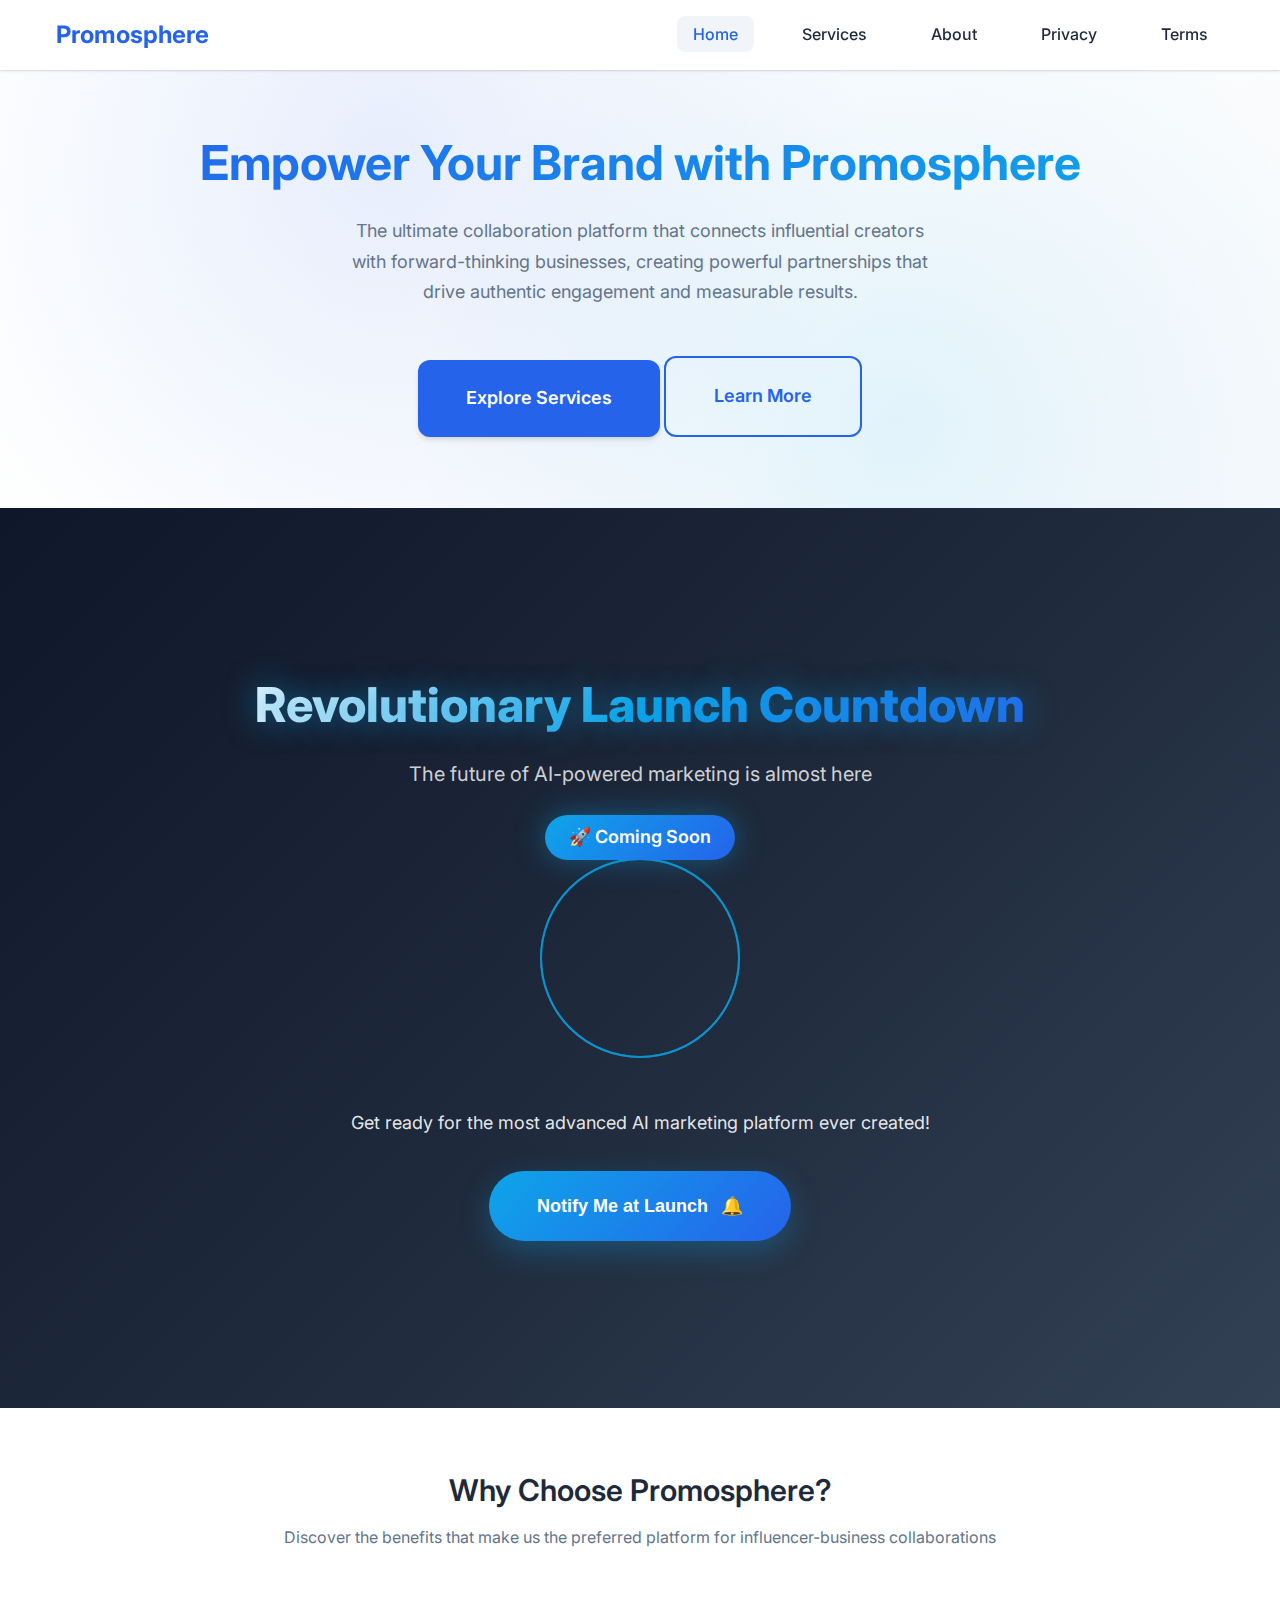
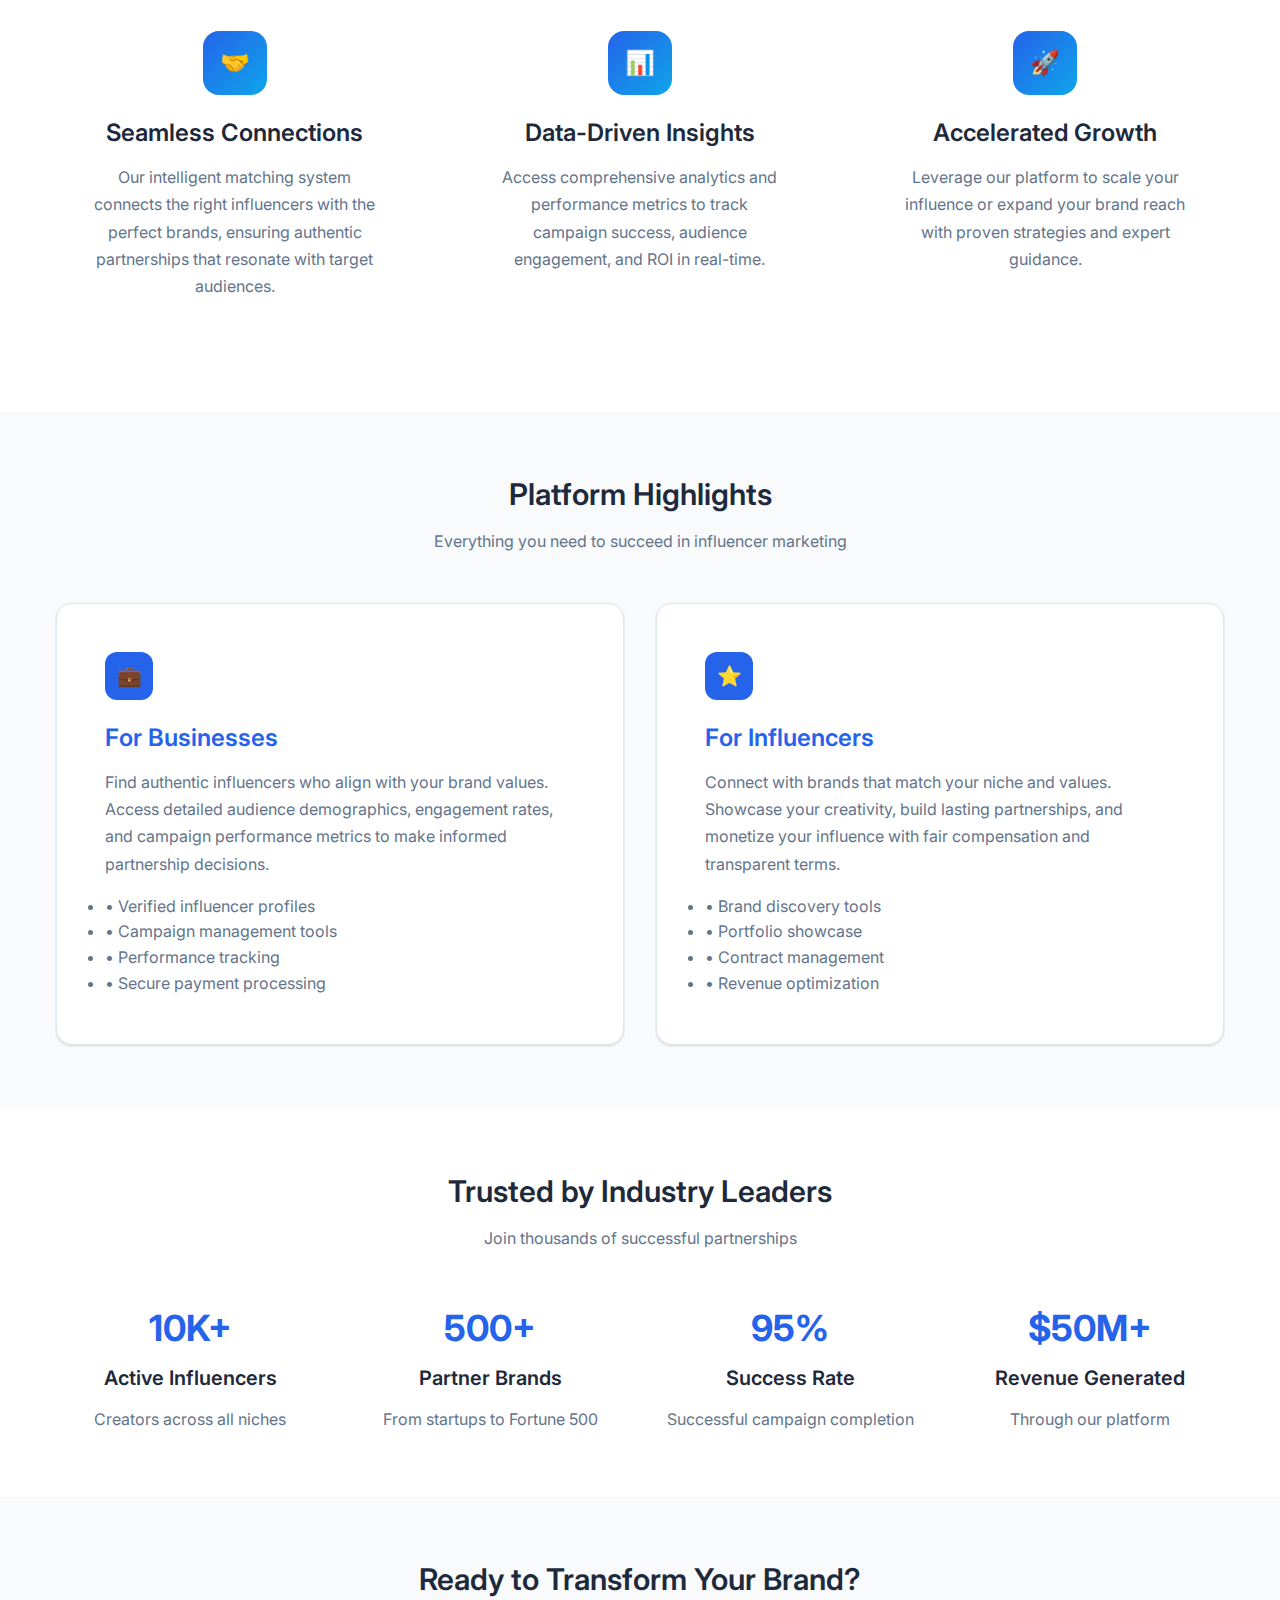
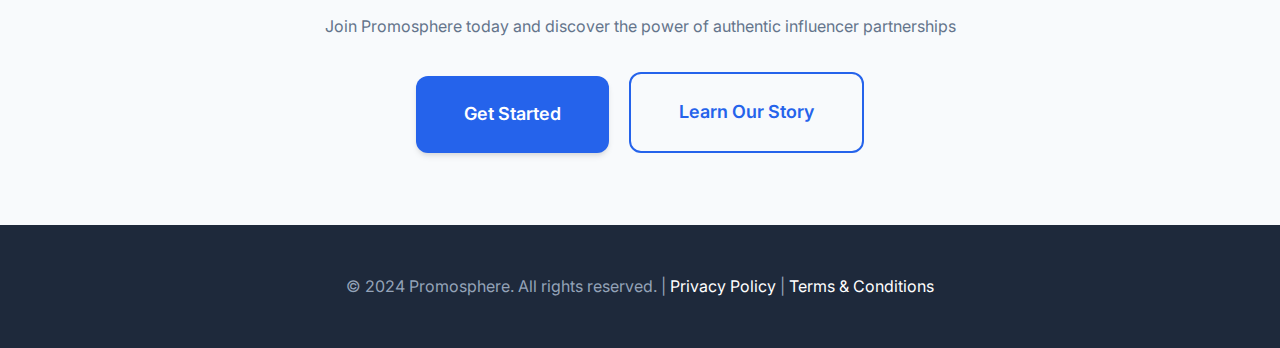
<file: index.html>
<!DOCTYPE html>
<html lang="en">
<head>
    <meta charset="UTF-8">
    <meta name="viewport" content="width=device-width, initial-scale=1.0">
    <meta name="description" content="Promosphere - The ultimate collaboration platform connecting influencers and business owners for powerful brand partnerships.">
    <meta name="keywords" content="influencer marketing, brand collaboration, business partnerships, social media marketing">
    <title>Promosphere - Empower Your Brand</title>
    <link rel="stylesheet" href="css/styles.css">
    <link rel="preconnect" href="https://fonts.googleapis.com">
    <link rel="preconnect" href="https://fonts.gstatic.com" crossorigin>
</head>
<body>
    <!-- Header -->
    <header class="header">
        <div class="container">
            <div class="header-content">
                <a href="index.html" class="logo">Promosphere</a>
                <nav>
                    <ul class="nav">
                        <li><a href="index.html" class="nav-link active">Home</a></li>
                        <li><a href="services.html" class="nav-link">Services</a></li>
                        <li><a href="about.html" class="nav-link">About</a></li>
                        <li><a href="privacy.html" class="nav-link">Privacy</a></li>
                        <li><a href="terms.html" class="nav-link">Terms</a></li>
                    </ul>
                </nav>
                <div class="menu-toggle">
                    <span></span>
                    <span></span>
                    <span></span>
                </div>
            </div>
        </div>
    </header>

    <!-- Main Content -->
    <main>
        <!-- Hero Section -->
        <section class="hero">
            <div class="container">
                <div class="hero-content">
                    <h1>Empower Your Brand with Promosphere</h1>
                    <p>The ultimate collaboration platform that connects influential creators with forward-thinking businesses, creating powerful partnerships that drive authentic engagement and measurable results.</p>
                    <div class="hero-actions">
                        <a href="services.html" class="btn btn-primary btn-large">Explore Services</a>
                        <a href="about.html" class="btn btn-secondary btn-large">Learn More</a>
                    </div>
                </div>
            </div>
        </section>

        <!-- Revolutionary Countdown Section -->
        <section class="countdown-section" id="countdown">
            <!-- Background Effects -->
            <div class="countdown-background">
                <div class="floating-particles"></div>
                <div class="energy-waves"></div>
            </div>

            <!-- SVG Definitions -->
            <svg width="0" height="0" style="position: absolute;">
                <defs>
                    <linearGradient id="gradient" x1="0%" y1="0%" x2="100%" y2="0%">
                        <stop offset="0%" style="stop-color:#0ea5e9;stop-opacity:1" />
                        <stop offset="100%" style="stop-color:#2563eb;stop-opacity:1" />
                    </linearGradient>
                </defs>
            </svg>

            <div class="container">
                <div class="countdown-content">
                    <!-- Countdown Header -->
                    <div class="countdown-header">
                        <h2 class="countdown-title">
                            <span class="title-word">Revolutionary</span>
                            <span class="title-word">Launch</span>
                            <span class="title-word">Countdown</span>
                        </h2>
                        <p class="countdown-subtitle">The future of AI-powered marketing is almost here</p>
                        <div class="launch-badge">
                            <span class="badge-text">🚀 Coming Soon</span>
                        </div>
                    </div>

                    <!-- Countdown Timer -->
                    <div class="countdown-timer">
                        <div class="timer-unit" data-unit="months">
                            <div class="timer-circle">
                                <svg class="timer-ring" viewBox="0 0 120 120">
                                    <circle class="ring-background" cx="60" cy="60" r="54"></circle>
                                    <circle class="ring-progress" cx="60" cy="60" r="54" 
                                            stroke-dasharray="339.292" stroke-dashoffset="339.292"></circle>
                                </svg>
                                <div class="timer-content">
                                    <span class="timer-number">4</span>
                                    <span class="timer-label">Months</span>
                                </div>
                            </div>
                        </div>

                        <div class="timer-unit" data-unit="days">
                            <div class="timer-circle">
                                <svg class="timer-ring" viewBox="0 0 120 120">
                                    <circle class="ring-background" cx="60" cy="60" r="54"></circle>
                                    <circle class="ring-progress" cx="60" cy="60" r="54" 
                                            stroke-dasharray="339.292" stroke-dashoffset="339.292"></circle>
                                </svg>
                                <div class="timer-content">
                                    <span class="timer-number">0</span>
                                    <span class="timer-label">Days</span>
                                </div>
                            </div>
                        </div>

                        <div class="timer-unit" data-unit="hours">
                            <div class="timer-circle">
                                <svg class="timer-ring" viewBox="0 0 120 120">
                                    <circle class="ring-background" cx="60" cy="60" r="54"></circle>
                                    <circle class="ring-progress" cx="60" cy="60" r="54" 
                                            stroke-dasharray="339.292" stroke-dashoffset="339.292"></circle>
                                </svg>
                                <div class="timer-content">
                                    <span class="timer-number">0</span>
                                    <span class="timer-label">Hours</span>
                                </div>
                            </div>
                        </div>

                        <div class="timer-unit" data-unit="minutes">
                            <div class="timer-circle">
                                <svg class="timer-ring" viewBox="0 0 120 120">
                                    <circle class="ring-background" cx="60" cy="60" r="54"></circle>
                                    <circle class="ring-progress" cx="60" cy="60" r="54" 
                                            stroke-dasharray="339.292" stroke-dashoffset="339.292"></circle>
                                </svg>
                                <div class="timer-content">
                                    <span class="timer-number">0</span>
                                    <span class="timer-label">Minutes</span>
                                </div>
                            </div>
                        </div>

                        <div class="timer-unit" data-unit="seconds">
                            <div class="timer-circle">
                                <svg class="timer-ring" viewBox="0 0 120 120">
                                    <circle class="ring-background" cx="60" cy="60" r="54"></circle>
                                    <circle class="ring-progress" cx="60" cy="60" r="54" 
                                            stroke-dasharray="339.292" stroke-dashoffset="339.292"></circle>
                                </svg>
                                <div class="timer-content">
                                    <span class="timer-number">0</span>
                                    <span class="timer-label">Seconds</span>
                                </div>
                            </div>
                        </div>
                    </div>

                    <!-- Countdown Footer -->
                    <div class="countdown-footer">
                        <p class="launch-message">Get ready for the most advanced AI marketing platform ever created!</p>
                        <div class="notify-section">
                            <button class="notify-btn" id="notifyBtn">
                                <span class="btn-text">Notify Me at Launch</span>
                                <span class="btn-icon">🔔</span>
                            </button>
                        </div>
                    </div>
                </div>
            </div>
        </section>

        <!-- Features Section -->
        <section class="features section">
            <div class="container">
                <div class="text-center">
                    <h2>Why Choose Promosphere?</h2>
                    <p>Discover the benefits that make us the preferred platform for influencer-business collaborations</p>
                </div>
                <div class="features-grid">
                    <div class="feature-item fade-in-up">
                        <div class="feature-icon">🤝</div>
                        <h3>Seamless Connections</h3>
                        <p>Our intelligent matching system connects the right influencers with the perfect brands, ensuring authentic partnerships that resonate with target audiences.</p>
                    </div>
                    <div class="feature-item fade-in-up">
                        <div class="feature-icon">📊</div>
                        <h3>Data-Driven Insights</h3>
                        <p>Access comprehensive analytics and performance metrics to track campaign success, audience engagement, and ROI in real-time.</p>
                    </div>
                    <div class="feature-item fade-in-up">
                        <div class="feature-icon">🚀</div>
                        <h3>Accelerated Growth</h3>
                        <p>Leverage our platform to scale your influence or expand your brand reach with proven strategies and expert guidance.</p>
                    </div>
                </div>
            </div>
        </section>

        <!-- Platform Highlights -->
        <section class="section section-alt">
            <div class="container">
                <div class="text-center mb-6">
                    <h2>Platform Highlights</h2>
                    <p>Everything you need to succeed in influencer marketing</p>
                </div>
                <div class="grid grid-2">
                    <div class="card hover-lift">
                        <div class="card-icon">💼</div>
                        <h3>For Businesses</h3>
                        <p>Find authentic influencers who align with your brand values. Access detailed audience demographics, engagement rates, and campaign performance metrics to make informed partnership decisions.</p>
                        <ul style="color: var(--text-secondary); margin-top: var(--spacing-md);">
                            <li>• Verified influencer profiles</li>
                            <li>• Campaign management tools</li>
                            <li>• Performance tracking</li>
                            <li>• Secure payment processing</li>
                        </ul>
                    </div>
                    <div class="card hover-lift">
                        <div class="card-icon">⭐</div>
                        <h3>For Influencers</h3>
                        <p>Connect with brands that match your niche and values. Showcase your creativity, build lasting partnerships, and monetize your influence with fair compensation and transparent terms.</p>
                        <ul style="color: var(--text-secondary); margin-top: var(--spacing-md);">
                            <li>• Brand discovery tools</li>
                            <li>• Portfolio showcase</li>
                            <li>• Contract management</li>
                            <li>• Revenue optimization</li>
                        </ul>
                    </div>
                </div>
            </div>
        </section>

        <!-- Success Metrics -->
        <section class="section">
            <div class="container">
                <div class="text-center mb-6">
                    <h2>Trusted by Industry Leaders</h2>
                    <p>Join thousands of successful partnerships</p>
                </div>
                <div class="grid grid-4">
                    <div class="text-center">
                        <div style="font-size: var(--font-size-4xl); font-weight: 700; color: var(--primary-color); margin-bottom: var(--spacing-sm);">10K+</div>
                        <h4>Active Influencers</h4>
                        <p class="mb-0">Creators across all niches</p>
                    </div>
                    <div class="text-center">
                        <div style="font-size: var(--font-size-4xl); font-weight: 700; color: var(--primary-color); margin-bottom: var(--spacing-sm);">500+</div>
                        <h4>Partner Brands</h4>
                        <p class="mb-0">From startups to Fortune 500</p>
                    </div>
                    <div class="text-center">
                        <div style="font-size: var(--font-size-4xl); font-weight: 700; color: var(--primary-color); margin-bottom: var(--spacing-sm);">95%</div>
                        <h4>Success Rate</h4>
                        <p class="mb-0">Successful campaign completion</p>
                    </div>
                    <div class="text-center">
                        <div style="font-size: var(--font-size-4xl); font-weight: 700; color: var(--primary-color); margin-bottom: var(--spacing-sm);">$50M+</div>
                        <h4>Revenue Generated</h4>
                        <p class="mb-0">Through our platform</p>
                    </div>
                </div>
            </div>
        </section>

        <!-- Call to Action -->
        <section class="section section-alt">
            <div class="container">
                <div class="text-center">
                    <h2>Ready to Transform Your Brand?</h2>
                    <p>Join Promosphere today and discover the power of authentic influencer partnerships</p>
                    <div style="margin-top: var(--spacing-xl);">
                        <a href="services.html" class="btn btn-primary btn-large" style="margin-right: var(--spacing-md);">Get Started</a>
                        <a href="about.html" class="btn btn-secondary btn-large">Learn Our Story</a>
                    </div>
                </div>
            </div>
        </section>
    </main>

    <!-- Footer -->
    <footer class="footer">
        <div class="container">
            <p>&copy; 2024 Promosphere. All rights reserved. | <a href="privacy.html">Privacy Policy</a> | <a href="terms.html">Terms & Conditions</a></p>
        </div>
    </footer>

    <!-- Revolutionary Countdown JavaScript -->
    <script>
        // Countdown Timer Functionality
        document.addEventListener('DOMContentLoaded', function() {
            // Set launch date (4 months from now)
            const launchDate = new Date();
            launchDate.setMonth(launchDate.getMonth() + 4);
            
            // Timer elements
            const timerUnits = {
                months: document.querySelector('[data-unit="months"] .timer-number'),
                days: document.querySelector('[data-unit="days"] .timer-number'),
                hours: document.querySelector('[data-unit="hours"] .timer-number'),
                minutes: document.querySelector('[data-unit="minutes"] .timer-number'),
                seconds: document.querySelector('[data-unit="seconds"] .timer-number')
            };

            const progressRings = {
                months: document.querySelector('[data-unit="months"] .ring-progress'),
                days: document.querySelector('[data-unit="days"] .ring-progress'),
                hours: document.querySelector('[data-unit="hours"] .ring-progress'),
                minutes: document.querySelector('[data-unit="minutes"] .ring-progress'),
                seconds: document.querySelector('[data-unit="seconds"] .ring-progress')
            };

            // Update countdown function
            function updateCountdown() {
                const now = new Date().getTime();
                const distance = launchDate.getTime() - now;

                if (distance < 0) {
                    // Launch day reached
                    Object.values(timerUnits).forEach(unit => unit.textContent = '0');
                    return;
                }

                // Calculate time units
                const months = Math.floor(distance / (1000 * 60 * 60 * 24 * 30));
                const days = Math.floor((distance % (1000 * 60 * 60 * 24 * 30)) / (1000 * 60 * 60 * 24));
                const hours = Math.floor((distance % (1000 * 60 * 60 * 24)) / (1000 * 60 * 60));
                const minutes = Math.floor((distance % (1000 * 60 * 60)) / (1000 * 60));
                const seconds = Math.floor((distance % (1000 * 60)) / 1000);

                // Update timer displays with animation
                updateTimerUnit('months', months, 4);
                updateTimerUnit('days', days, 30);
                updateTimerUnit('hours', hours, 24);
                updateTimerUnit('minutes', minutes, 60);
                updateTimerUnit('seconds', seconds, 60);
            }

            // Update individual timer unit with progress ring
            function updateTimerUnit(unit, value, maxValue) {
                const element = timerUnits[unit];
                const ring = progressRings[unit];
                
                if (element && ring) {
                    // Animate number change
                    if (element.textContent !== value.toString()) {
                        element.style.transform = 'scale(1.2)';
                        element.style.color = '#0ea5e9';
                        
                        setTimeout(() => {
                            element.textContent = value;
                            element.style.transform = 'scale(1)';
                            element.style.color = 'white';
                        }, 150);
                    }

                    // Update progress ring
                    const circumference = 2 * Math.PI * 54; // radius = 54
                    const progress = (maxValue - value) / maxValue;
                    const offset = circumference * progress;
                    
                    ring.style.strokeDasharray = circumference;
                    ring.style.strokeDashoffset = offset;
                }
            }

            // Create floating particles
            function createParticles() {
                const particlesContainer = document.querySelector('.floating-particles');
                
                for (let i = 0; i < 50; i++) {
                    const particle = document.createElement('div');
                    particle.className = 'particle';
                    particle.style.left = Math.random() * 100 + '%';
                    particle.style.animationDuration = (Math.random() * 10 + 5) + 's';
                    particle.style.animationDelay = Math.random() * 5 + 's';
                    particlesContainer.appendChild(particle);
                }
            }

            // Create energy waves
            function createEnergyWaves() {
                const wavesContainer = document.querySelector('.energy-waves');
                
                for (let i = 0; i < 5; i++) {
                    const wave = document.createElement('div');
                    wave.className = 'energy-wave';
                    wave.style.animationDelay = i * 1.2 + 's';
                    wavesContainer.appendChild(wave);
                }
            }

            // Notification button functionality
            function setupNotifyButton() {
                const notifyBtn = document.getElementById('notifyBtn');
                const btnText = notifyBtn.querySelector('.btn-text');
                
                // Check if user already subscribed
                if (localStorage.getItem('notifySubscribed') === 'true') {
                    btnText.textContent = 'You\'ll be notified!';
                    notifyBtn.style.background = 'linear-gradient(135deg, #10b981, #059669)';
                }
                
                notifyBtn.addEventListener('click', function() {
                    if (localStorage.getItem('notifySubscribed') !== 'true') {
                        // Simulate subscription
                        localStorage.setItem('notifySubscribed', 'true');
                        btnText.textContent = 'You\'ll be notified!';
                        notifyBtn.style.background = 'linear-gradient(135deg, #10b981, #059669)';
                        
                        // Add success animation
                        notifyBtn.style.transform = 'scale(1.1)';
                        setTimeout(() => {
                            notifyBtn.style.transform = 'scale(1)';
                        }, 200);
                    }
                });
            }

            // Initialize everything
            createParticles();
            createEnergyWaves();
            setupNotifyButton();
            updateCountdown();
            
            // Update countdown every second
            setInterval(updateCountdown, 1000);

            // Add scroll animation for timer units
            const observer = new IntersectionObserver((entries) => {
                entries.forEach(entry => {
                    if (entry.isIntersecting) {
                        entry.target.classList.add('animate-in');
                    }
                });
            }, { threshold: 0.1 });

            document.querySelectorAll('.timer-unit').forEach(unit => {
                observer.observe(unit);
            });
        });
    </script>
</body>
</html>
</file>
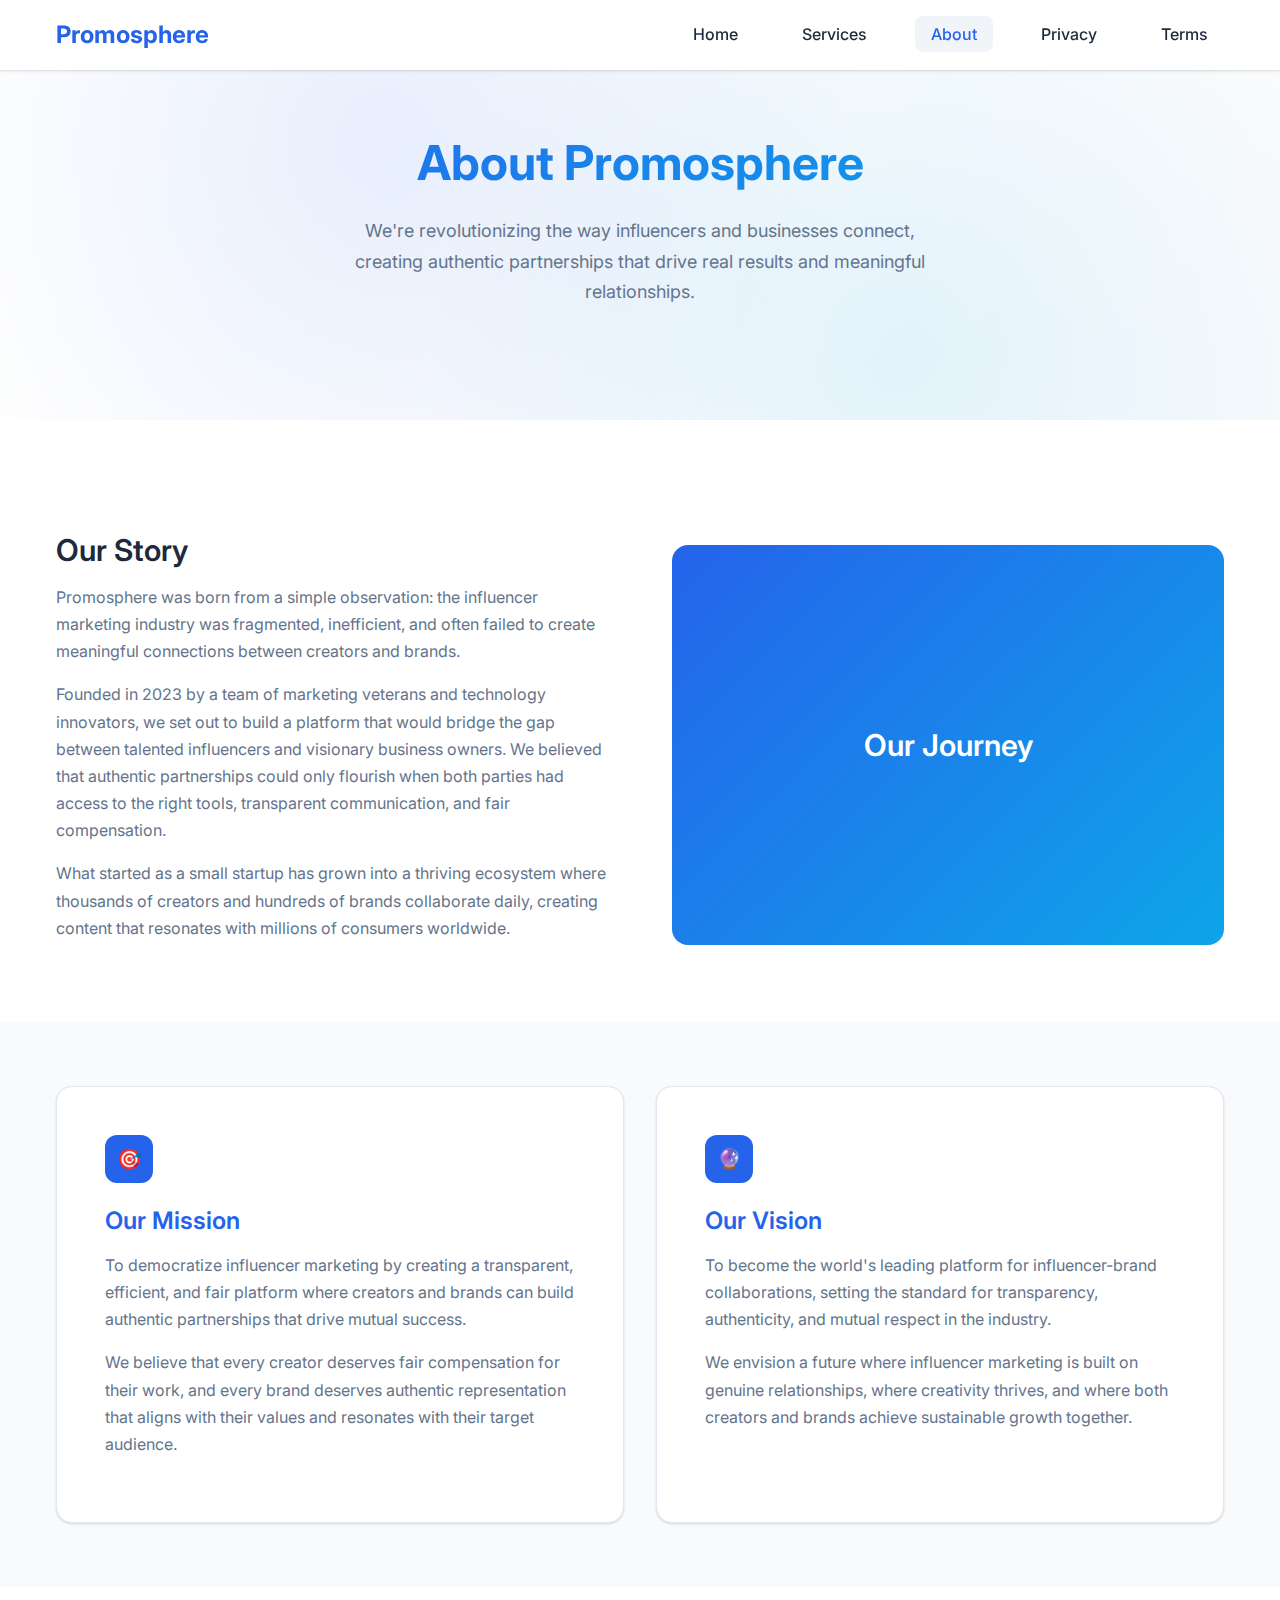
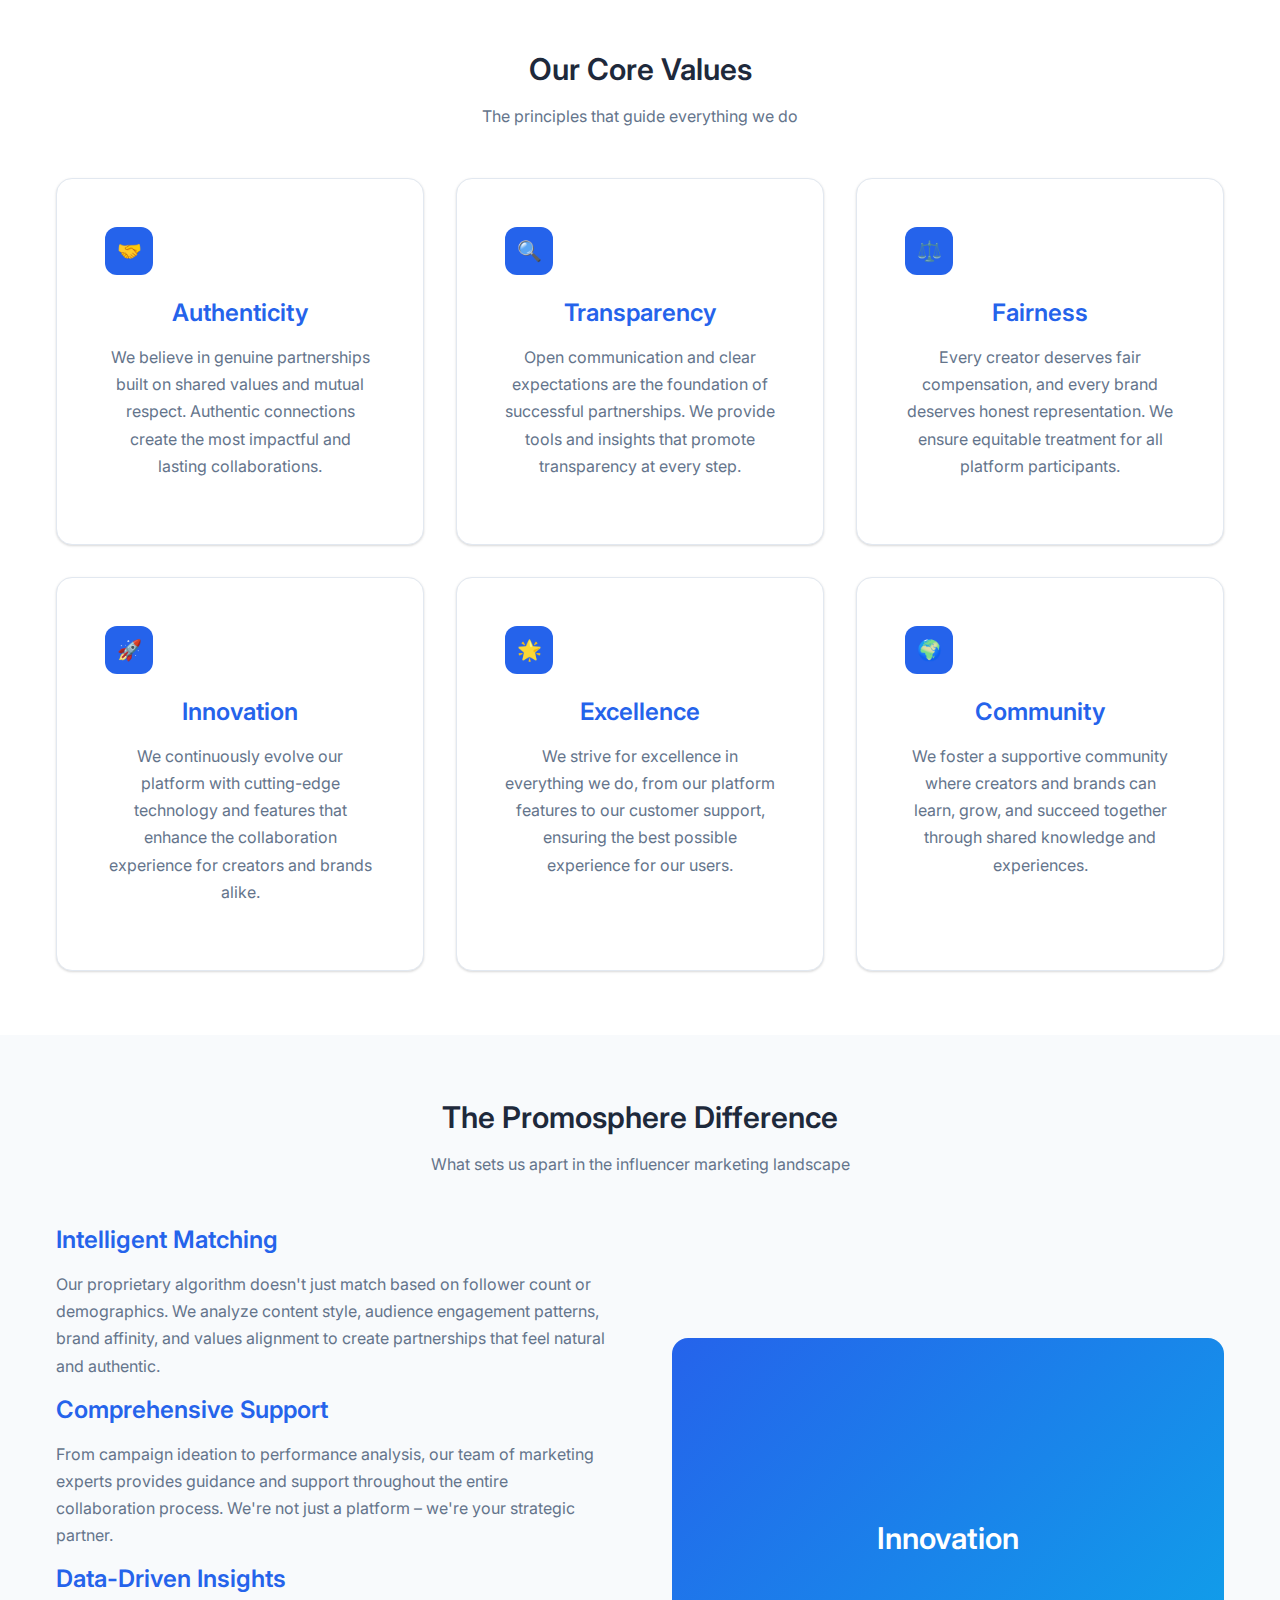
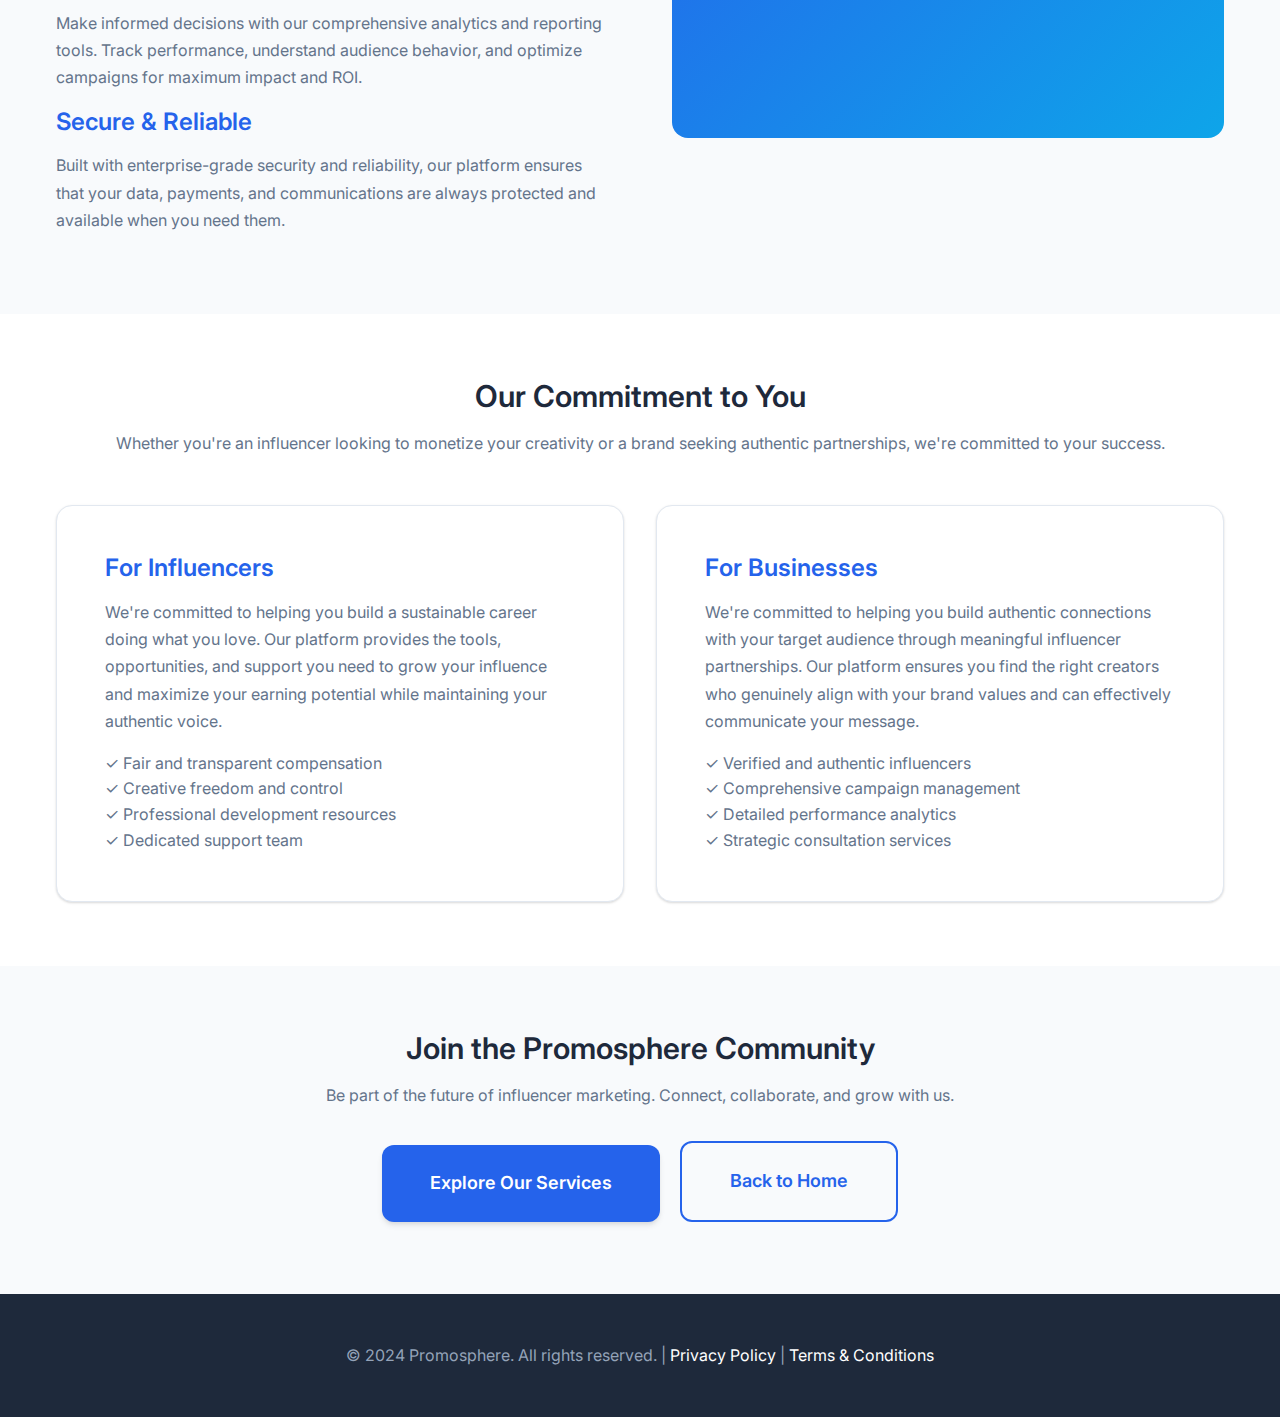
<file: about.html>
<!DOCTYPE html>
<html lang="en">
<head>
    <meta charset="UTF-8">
    <meta name="viewport" content="width=device-width, initial-scale=1.0">
    <meta name="description" content="Learn about Promosphere's mission to revolutionize influencer marketing through authentic partnerships between creators and brands.">
    <meta name="keywords" content="about promosphere, company mission, influencer platform, brand collaboration, our story">
    <title>About Us - Promosphere</title>
    <link rel="stylesheet" href="css/styles.css">
    <link rel="preconnect" href="https://fonts.googleapis.com">
    <link rel="preconnect" href="https://fonts.gstatic.com" crossorigin>
</head>
<body>
    <!-- Header -->
    <header class="header">
        <div class="container">
            <div class="header-content">
                <a href="index.html" class="logo">Promosphere</a>
                <nav>
                    <ul class="nav">
                        <li><a href="index.html" class="nav-link">Home</a></li>
                        <li><a href="services.html" class="nav-link">Services</a></li>
                        <li><a href="about.html" class="nav-link active">About</a></li>
                        <li><a href="privacy.html" class="nav-link">Privacy</a></li>
                        <li><a href="terms.html" class="nav-link">Terms</a></li>
                    </ul>
                </nav>
                <div class="menu-toggle">
                    <span></span>
                    <span></span>
                    <span></span>
                </div>
            </div>
        </div>
    </header>

    <!-- Main Content -->
    <main>
        <!-- Hero Section -->
        <section class="hero">
            <div class="container">
                <div class="hero-content">
                    <h1>About Promosphere</h1>
                    <p>We're revolutionizing the way influencers and businesses connect, creating authentic partnerships that drive real results and meaningful relationships.</p>
                </div>
            </div>
        </section>

        <!-- Our Story -->
        <section class="section">
            <div class="container">
                <div class="about-content">
                    <div class="about-text">
                        <h2>Our Story</h2>
                        <p>Promosphere was born from a simple observation: the influencer marketing industry was fragmented, inefficient, and often failed to create meaningful connections between creators and brands.</p>
                        <p>Founded in 2023 by a team of marketing veterans and technology innovators, we set out to build a platform that would bridge the gap between talented influencers and visionary business owners. We believed that authentic partnerships could only flourish when both parties had access to the right tools, transparent communication, and fair compensation.</p>
                        <p>What started as a small startup has grown into a thriving ecosystem where thousands of creators and hundreds of brands collaborate daily, creating content that resonates with millions of consumers worldwide.</p>
                    </div>
                    <div class="about-image">
                        <span>Our Journey</span>
                    </div>
                </div>
            </div>
        </section>

        <!-- Mission & Vision -->
        <section class="section section-alt">
            <div class="container">
                <div class="grid grid-2">
                    <div class="card">
                        <div class="card-icon">🎯</div>
                        <h3>Our Mission</h3>
                        <p>To democratize influencer marketing by creating a transparent, efficient, and fair platform where creators and brands can build authentic partnerships that drive mutual success.</p>
                        <p>We believe that every creator deserves fair compensation for their work, and every brand deserves authentic representation that aligns with their values and resonates with their target audience.</p>
                    </div>
                    <div class="card">
                        <div class="card-icon">🔮</div>
                        <h3>Our Vision</h3>
                        <p>To become the world's leading platform for influencer-brand collaborations, setting the standard for transparency, authenticity, and mutual respect in the industry.</p>
                        <p>We envision a future where influencer marketing is built on genuine relationships, where creativity thrives, and where both creators and brands achieve sustainable growth together.</p>
                    </div>
                </div>
            </div>
        </section>

        <!-- Core Values -->
        <section class="section">
            <div class="container">
                <div class="text-center mb-6">
                    <h2>Our Core Values</h2>
                    <p>The principles that guide everything we do</p>
                </div>
                <div class="grid grid-3">
                    <div class="card text-center">
                        <div class="card-icon">🤝</div>
                        <h3>Authenticity</h3>
                        <p>We believe in genuine partnerships built on shared values and mutual respect. Authentic connections create the most impactful and lasting collaborations.</p>
                    </div>
                    <div class="card text-center">
                        <div class="card-icon">🔍</div>
                        <h3>Transparency</h3>
                        <p>Open communication and clear expectations are the foundation of successful partnerships. We provide tools and insights that promote transparency at every step.</p>
                    </div>
                    <div class="card text-center">
                        <div class="card-icon">⚖️</div>
                        <h3>Fairness</h3>
                        <p>Every creator deserves fair compensation, and every brand deserves honest representation. We ensure equitable treatment for all platform participants.</p>
                    </div>
                    <div class="card text-center">
                        <div class="card-icon">🚀</div>
                        <h3>Innovation</h3>
                        <p>We continuously evolve our platform with cutting-edge technology and features that enhance the collaboration experience for creators and brands alike.</p>
                    </div>
                    <div class="card text-center">
                        <div class="card-icon">🌟</div>
                        <h3>Excellence</h3>
                        <p>We strive for excellence in everything we do, from our platform features to our customer support, ensuring the best possible experience for our users.</p>
                    </div>
                    <div class="card text-center">
                        <div class="card-icon">🌍</div>
                        <h3>Community</h3>
                        <p>We foster a supportive community where creators and brands can learn, grow, and succeed together through shared knowledge and experiences.</p>
                    </div>
                </div>
            </div>
        </section>

        <!-- The Promosphere Difference -->
        <section class="section section-alt">
            <div class="container">
                <div class="text-center mb-6">
                    <h2>The Promosphere Difference</h2>
                    <p>What sets us apart in the influencer marketing landscape</p>
                </div>
                <div class="about-content">
                    <div class="about-text">
                        <h3>Intelligent Matching</h3>
                        <p>Our proprietary algorithm doesn't just match based on follower count or demographics. We analyze content style, audience engagement patterns, brand affinity, and values alignment to create partnerships that feel natural and authentic.</p>
                        
                        <h3>Comprehensive Support</h3>
                        <p>From campaign ideation to performance analysis, our team of marketing experts provides guidance and support throughout the entire collaboration process. We're not just a platform – we're your strategic partner.</p>
                        
                        <h3>Data-Driven Insights</h3>
                        <p>Make informed decisions with our comprehensive analytics and reporting tools. Track performance, understand audience behavior, and optimize campaigns for maximum impact and ROI.</p>
                        
                        <h3>Secure & Reliable</h3>
                        <p>Built with enterprise-grade security and reliability, our platform ensures that your data, payments, and communications are always protected and available when you need them.</p>
                    </div>
                    <div class="about-image">
                        <span>Innovation</span>
                    </div>
                </div>
            </div>
        </section>

        <!-- Our Commitment -->
        <section class="section">
            <div class="container">
                <div class="text-center">
                    <h2>Our Commitment to You</h2>
                    <p>Whether you're an influencer looking to monetize your creativity or a brand seeking authentic partnerships, we're committed to your success.</p>
                </div>
                <div class="grid grid-2" style="margin-top: var(--spacing-2xl);">
                    <div class="card">
                        <h3 style="color: var(--primary-color);">For Influencers</h3>
                        <p>We're committed to helping you build a sustainable career doing what you love. Our platform provides the tools, opportunities, and support you need to grow your influence and maximize your earning potential while maintaining your authentic voice.</p>
                        <ul style="color: var(--text-secondary); margin-top: var(--spacing-md); list-style: none; padding: 0;">
                            <li>✓ Fair and transparent compensation</li>
                            <li>✓ Creative freedom and control</li>
                            <li>✓ Professional development resources</li>
                            <li>✓ Dedicated support team</li>
                        </ul>
                    </div>
                    <div class="card">
                        <h3 style="color: var(--primary-color);">For Businesses</h3>
                        <p>We're committed to helping you build authentic connections with your target audience through meaningful influencer partnerships. Our platform ensures you find the right creators who genuinely align with your brand values and can effectively communicate your message.</p>
                        <ul style="color: var(--text-secondary); margin-top: var(--spacing-md); list-style: none; padding: 0;">
                            <li>✓ Verified and authentic influencers</li>
                            <li>✓ Comprehensive campaign management</li>
                            <li>✓ Detailed performance analytics</li>
                            <li>✓ Strategic consultation services</li>
                        </ul>
                    </div>
                </div>
            </div>
        </section>

        <!-- Call to Action -->
        <section class="section section-alt">
            <div class="container">
                <div class="text-center">
                    <h2>Join the Promosphere Community</h2>
                    <p>Be part of the future of influencer marketing. Connect, collaborate, and grow with us.</p>
                    <div style="margin-top: var(--spacing-xl);">
                        <a href="services.html" class="btn btn-primary btn-large" style="margin-right: var(--spacing-md);">Explore Our Services</a>
                        <a href="index.html" class="btn btn-secondary btn-large">Back to Home</a>
                    </div>
                </div>
            </div>
        </section>
    </main>

    <!-- Footer -->
    <footer class="footer">
        <div class="container">
            <p>&copy; 2024 Promosphere. All rights reserved. | <a href="privacy.html">Privacy Policy</a> | <a href="terms.html">Terms & Conditions</a></p>
        </div>
    </footer>
</body>
</html>
</file>
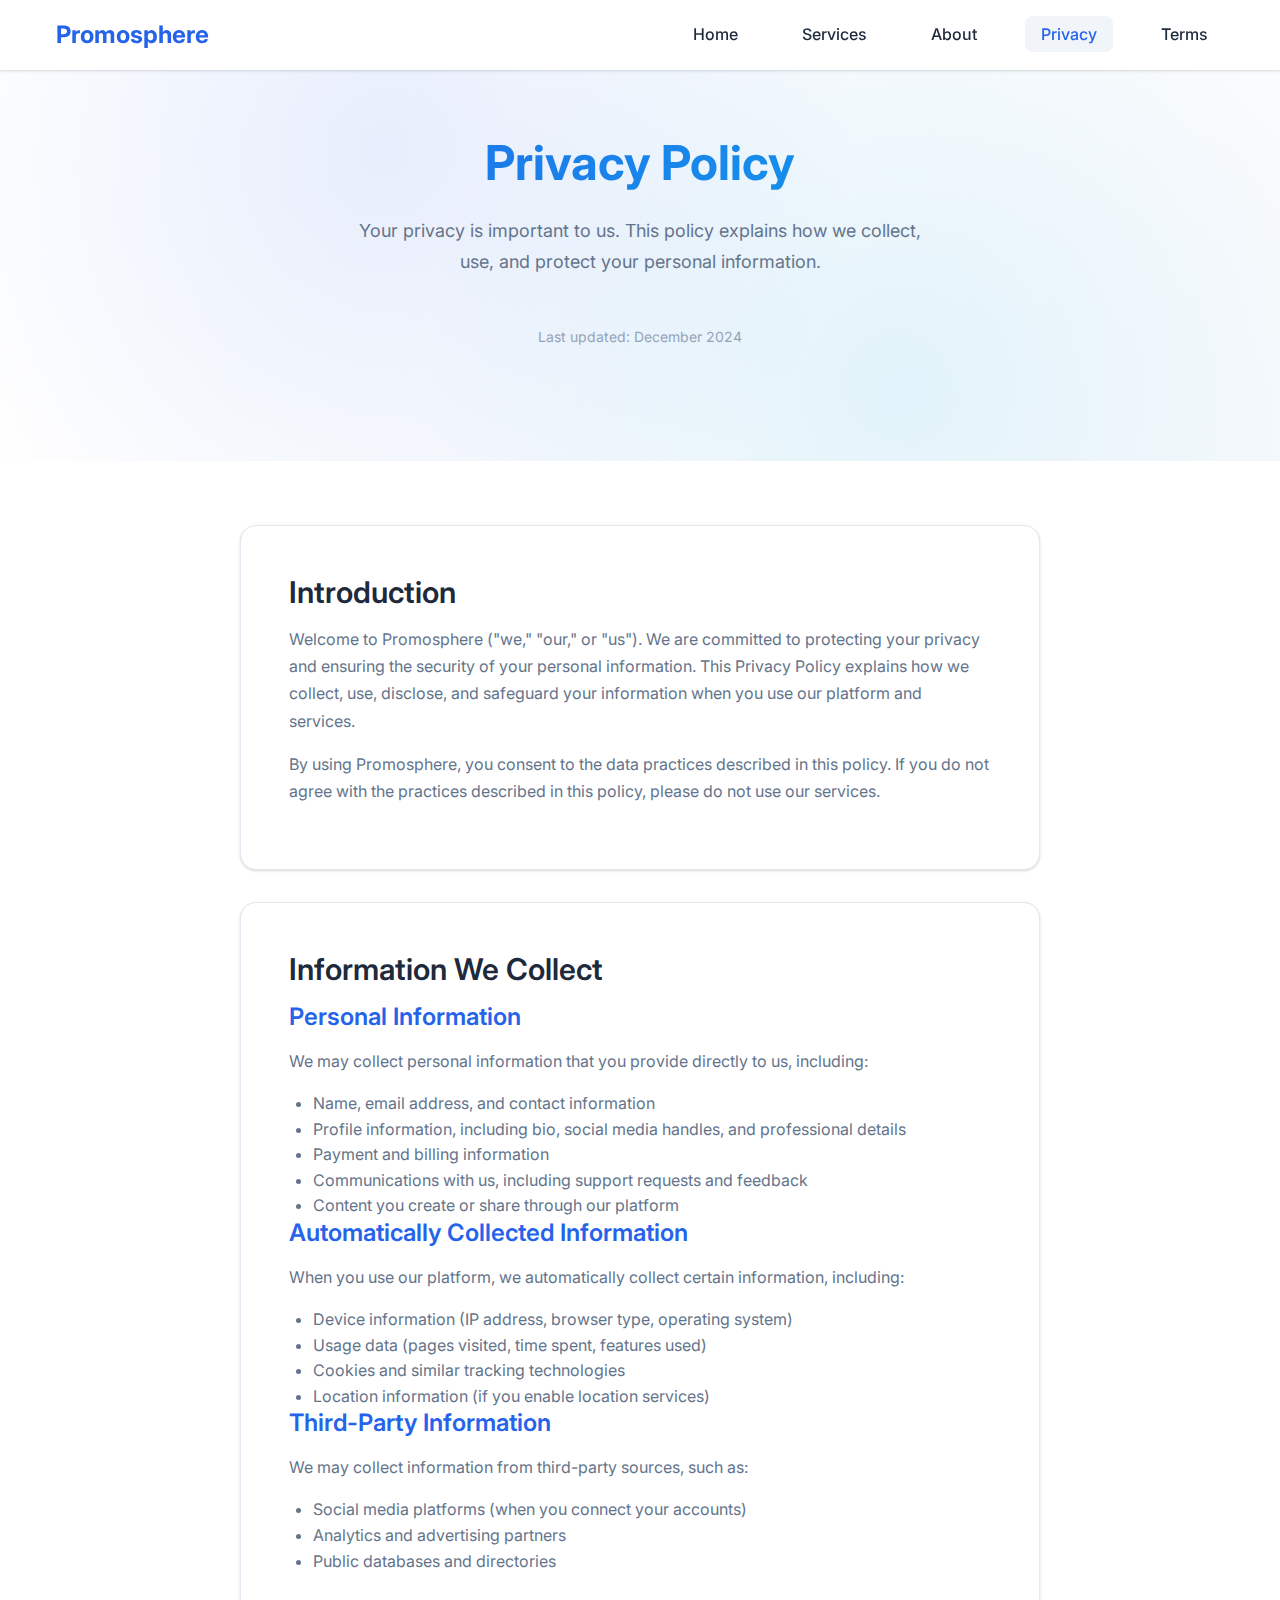
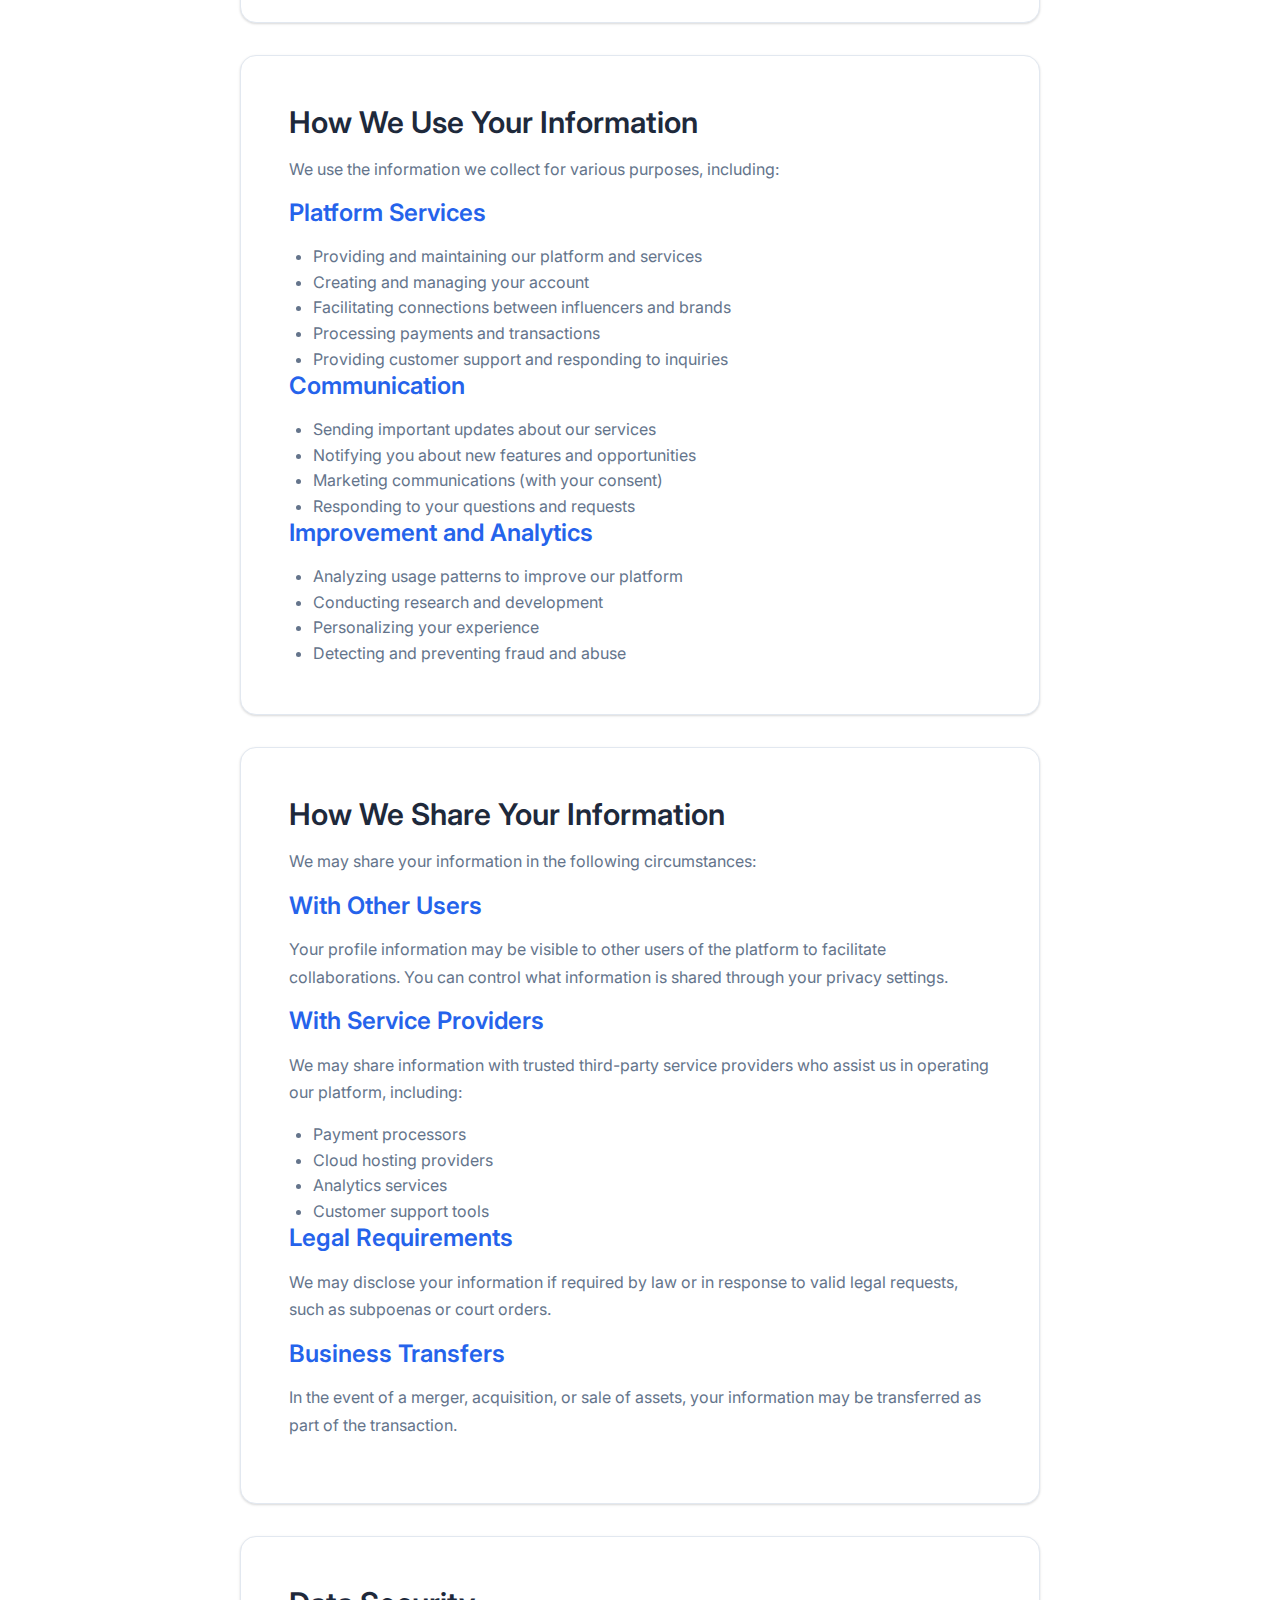
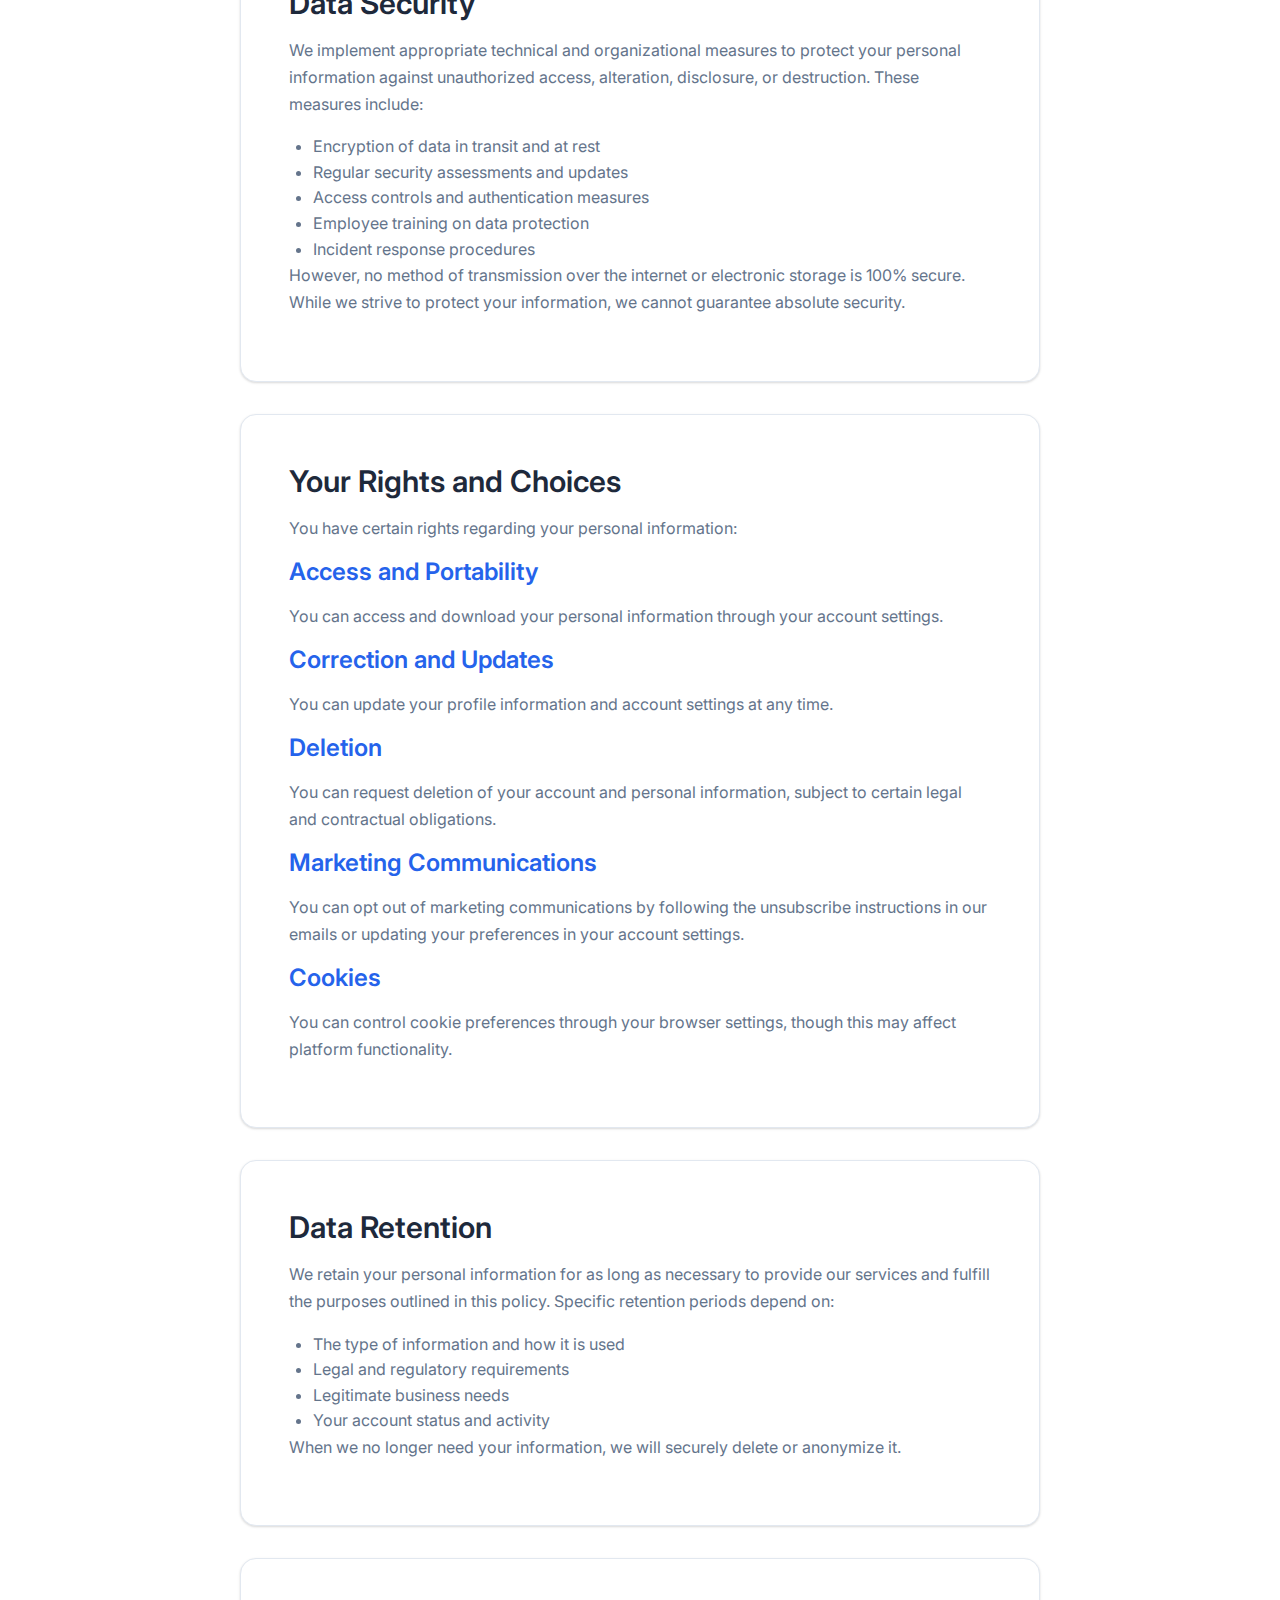
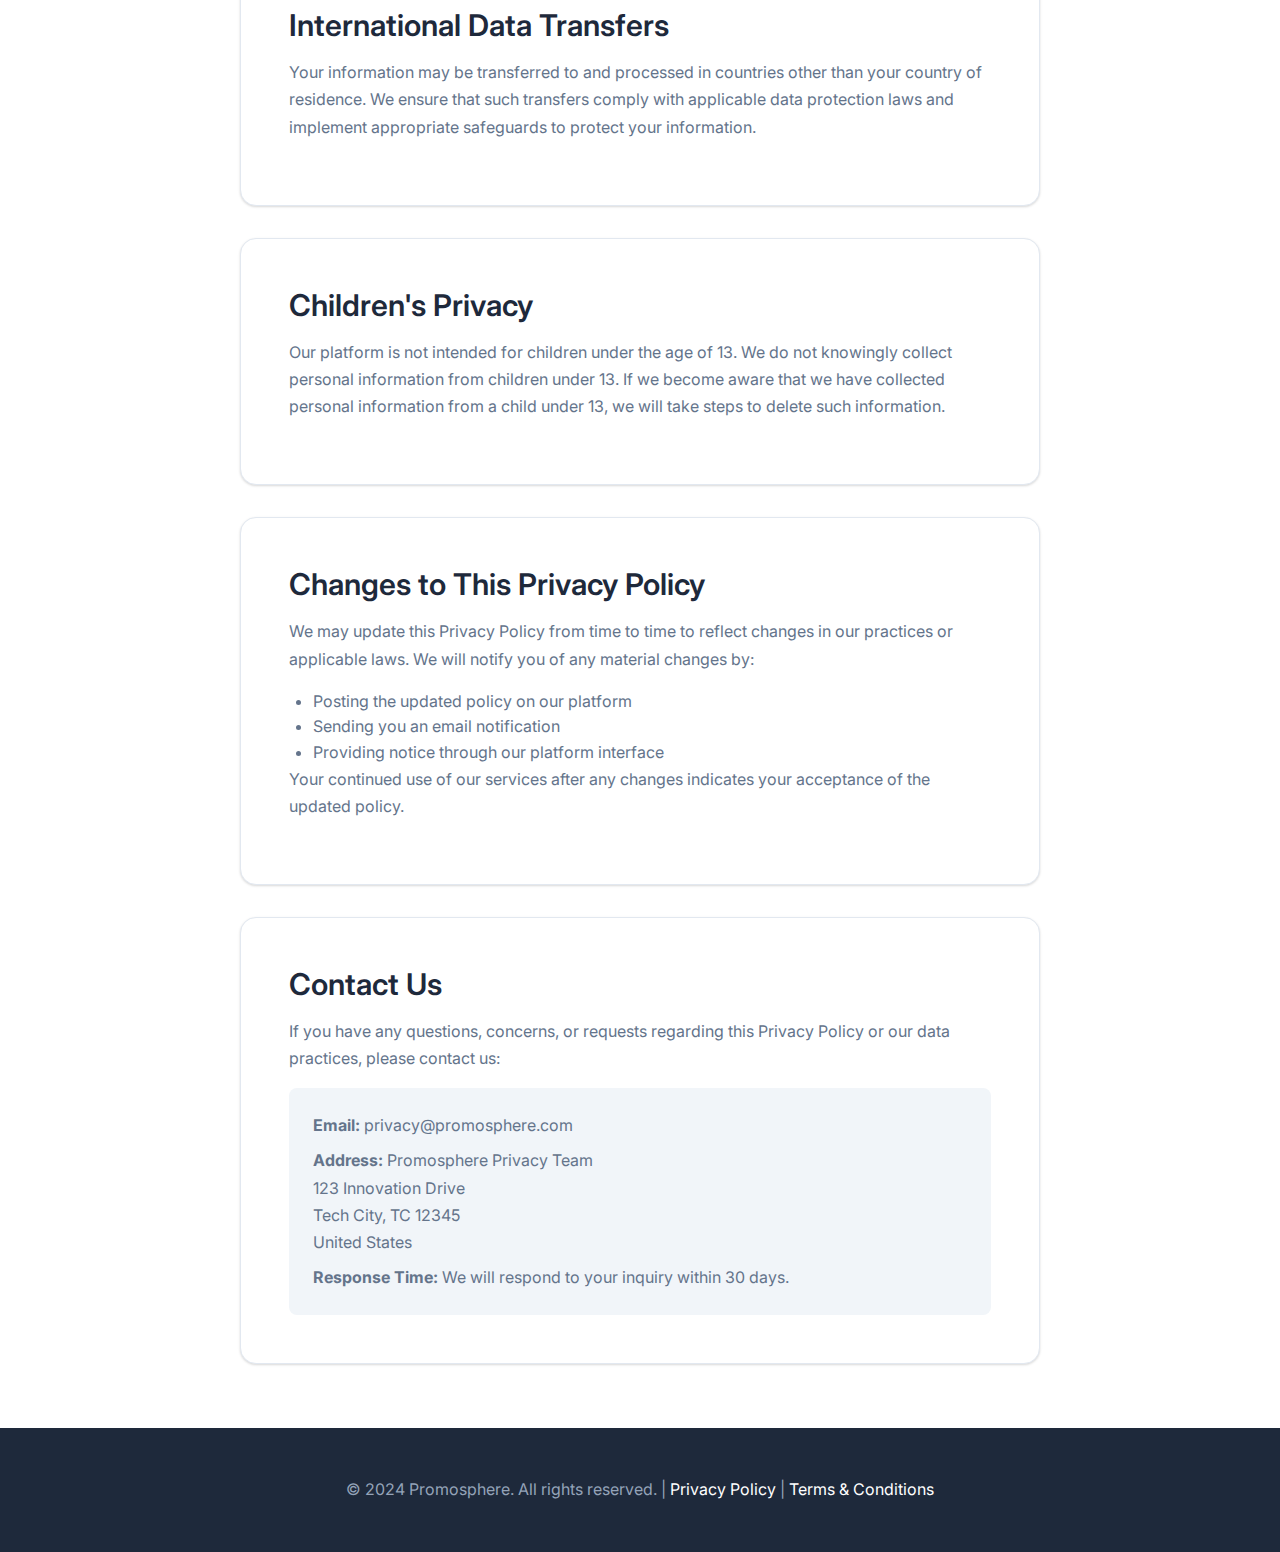
<file: privacy.html>
<!DOCTYPE html>
<html lang="en">
<head>
    <meta charset="UTF-8">
    <meta name="viewport" content="width=device-width, initial-scale=1.0">
    <meta name="description" content="Promosphere Privacy Policy - Learn how we collect, use, and protect your personal information on our influencer collaboration platform.">
    <meta name="keywords" content="privacy policy, data protection, personal information, promosphere privacy">
    <title>Privacy Policy - Promosphere</title>
    <link rel="stylesheet" href="css/styles.css">
    <link rel="preconnect" href="https://fonts.googleapis.com">
    <link rel="preconnect" href="https://fonts.gstatic.com" crossorigin>
</head>
<body>
    <!-- Header -->
    <header class="header">
        <div class="container">
            <div class="header-content">
                <a href="index.html" class="logo">Promosphere</a>
                <nav>
                    <ul class="nav">
                        <li><a href="index.html" class="nav-link">Home</a></li>
                        <li><a href="services.html" class="nav-link">Services</a></li>
                        <li><a href="about.html" class="nav-link">About</a></li>
                        <li><a href="privacy.html" class="nav-link active">Privacy</a></li>
                        <li><a href="terms.html" class="nav-link">Terms</a></li>
                    </ul>
                </nav>
                <div class="menu-toggle">
                    <span></span>
                    <span></span>
                    <span></span>
                </div>
            </div>
        </div>
    </header>

    <!-- Main Content -->
    <main>
        <!-- Hero Section -->
        <section class="hero">
            <div class="container">
                <div class="hero-content">
                    <h1>Privacy Policy</h1>
                    <p>Your privacy is important to us. This policy explains how we collect, use, and protect your personal information.</p>
                    <p style="font-size: var(--font-size-sm); color: var(--text-light);">Last updated: December 2024</p>
                </div>
            </div>
        </section>

        <!-- Privacy Policy Content -->
        <section class="section">
            <div class="container">
                <div style="max-width: 800px; margin: 0 auto;">
                    
                    <!-- Introduction -->
                    <div class="card" style="margin-bottom: var(--spacing-xl);">
                        <h2>Introduction</h2>
                        <p>Welcome to Promosphere ("we," "our," or "us"). We are committed to protecting your privacy and ensuring the security of your personal information. This Privacy Policy explains how we collect, use, disclose, and safeguard your information when you use our platform and services.</p>
                        <p>By using Promosphere, you consent to the data practices described in this policy. If you do not agree with the practices described in this policy, please do not use our services.</p>
                    </div>

                    <!-- Information We Collect -->
                    <div class="card" style="margin-bottom: var(--spacing-xl);">
                        <h2>Information We Collect</h2>
                        
                        <h3>Personal Information</h3>
                        <p>We may collect personal information that you provide directly to us, including:</p>
                        <ul style="color: var(--text-secondary); margin-left: var(--spacing-lg);">
                            <li>Name, email address, and contact information</li>
                            <li>Profile information, including bio, social media handles, and professional details</li>
                            <li>Payment and billing information</li>
                            <li>Communications with us, including support requests and feedback</li>
                            <li>Content you create or share through our platform</li>
                        </ul>

                        <h3>Automatically Collected Information</h3>
                        <p>When you use our platform, we automatically collect certain information, including:</p>
                        <ul style="color: var(--text-secondary); margin-left: var(--spacing-lg);">
                            <li>Device information (IP address, browser type, operating system)</li>
                            <li>Usage data (pages visited, time spent, features used)</li>
                            <li>Cookies and similar tracking technologies</li>
                            <li>Location information (if you enable location services)</li>
                        </ul>

                        <h3>Third-Party Information</h3>
                        <p>We may collect information from third-party sources, such as:</p>
                        <ul style="color: var(--text-secondary); margin-left: var(--spacing-lg);">
                            <li>Social media platforms (when you connect your accounts)</li>
                            <li>Analytics and advertising partners</li>
                            <li>Public databases and directories</li>
                        </ul>
                    </div>

                    <!-- How We Use Your Information -->
                    <div class="card" style="margin-bottom: var(--spacing-xl);">
                        <h2>How We Use Your Information</h2>
                        <p>We use the information we collect for various purposes, including:</p>
                        
                        <h3>Platform Services</h3>
                        <ul style="color: var(--text-secondary); margin-left: var(--spacing-lg);">
                            <li>Providing and maintaining our platform and services</li>
                            <li>Creating and managing your account</li>
                            <li>Facilitating connections between influencers and brands</li>
                            <li>Processing payments and transactions</li>
                            <li>Providing customer support and responding to inquiries</li>
                        </ul>

                        <h3>Communication</h3>
                        <ul style="color: var(--text-secondary); margin-left: var(--spacing-lg);">
                            <li>Sending important updates about our services</li>
                            <li>Notifying you about new features and opportunities</li>
                            <li>Marketing communications (with your consent)</li>
                            <li>Responding to your questions and requests</li>
                        </ul>

                        <h3>Improvement and Analytics</h3>
                        <ul style="color: var(--text-secondary); margin-left: var(--spacing-lg);">
                            <li>Analyzing usage patterns to improve our platform</li>
                            <li>Conducting research and development</li>
                            <li>Personalizing your experience</li>
                            <li>Detecting and preventing fraud and abuse</li>
                        </ul>
                    </div>

                    <!-- Information Sharing -->
                    <div class="card" style="margin-bottom: var(--spacing-xl);">
                        <h2>How We Share Your Information</h2>
                        <p>We may share your information in the following circumstances:</p>

                        <h3>With Other Users</h3>
                        <p>Your profile information may be visible to other users of the platform to facilitate collaborations. You can control what information is shared through your privacy settings.</p>

                        <h3>With Service Providers</h3>
                        <p>We may share information with trusted third-party service providers who assist us in operating our platform, including:</p>
                        <ul style="color: var(--text-secondary); margin-left: var(--spacing-lg);">
                            <li>Payment processors</li>
                            <li>Cloud hosting providers</li>
                            <li>Analytics services</li>
                            <li>Customer support tools</li>
                        </ul>

                        <h3>Legal Requirements</h3>
                        <p>We may disclose your information if required by law or in response to valid legal requests, such as subpoenas or court orders.</p>

                        <h3>Business Transfers</h3>
                        <p>In the event of a merger, acquisition, or sale of assets, your information may be transferred as part of the transaction.</p>
                    </div>

                    <!-- Data Security -->
                    <div class="card" style="margin-bottom: var(--spacing-xl);">
                        <h2>Data Security</h2>
                        <p>We implement appropriate technical and organizational measures to protect your personal information against unauthorized access, alteration, disclosure, or destruction. These measures include:</p>
                        <ul style="color: var(--text-secondary); margin-left: var(--spacing-lg);">
                            <li>Encryption of data in transit and at rest</li>
                            <li>Regular security assessments and updates</li>
                            <li>Access controls and authentication measures</li>
                            <li>Employee training on data protection</li>
                            <li>Incident response procedures</li>
                        </ul>
                        <p>However, no method of transmission over the internet or electronic storage is 100% secure. While we strive to protect your information, we cannot guarantee absolute security.</p>
                    </div>

                    <!-- Your Rights and Choices -->
                    <div class="card" style="margin-bottom: var(--spacing-xl);">
                        <h2>Your Rights and Choices</h2>
                        <p>You have certain rights regarding your personal information:</p>

                        <h3>Access and Portability</h3>
                        <p>You can access and download your personal information through your account settings.</p>

                        <h3>Correction and Updates</h3>
                        <p>You can update your profile information and account settings at any time.</p>

                        <h3>Deletion</h3>
                        <p>You can request deletion of your account and personal information, subject to certain legal and contractual obligations.</p>

                        <h3>Marketing Communications</h3>
                        <p>You can opt out of marketing communications by following the unsubscribe instructions in our emails or updating your preferences in your account settings.</p>

                        <h3>Cookies</h3>
                        <p>You can control cookie preferences through your browser settings, though this may affect platform functionality.</p>
                    </div>

                    <!-- Data Retention -->
                    <div class="card" style="margin-bottom: var(--spacing-xl);">
                        <h2>Data Retention</h2>
                        <p>We retain your personal information for as long as necessary to provide our services and fulfill the purposes outlined in this policy. Specific retention periods depend on:</p>
                        <ul style="color: var(--text-secondary); margin-left: var(--spacing-lg);">
                            <li>The type of information and how it is used</li>
                            <li>Legal and regulatory requirements</li>
                            <li>Legitimate business needs</li>
                            <li>Your account status and activity</li>
                        </ul>
                        <p>When we no longer need your information, we will securely delete or anonymize it.</p>
                    </div>

                    <!-- International Transfers -->
                    <div class="card" style="margin-bottom: var(--spacing-xl);">
                        <h2>International Data Transfers</h2>
                        <p>Your information may be transferred to and processed in countries other than your country of residence. We ensure that such transfers comply with applicable data protection laws and implement appropriate safeguards to protect your information.</p>
                    </div>

                    <!-- Children's Privacy -->
                    <div class="card" style="margin-bottom: var(--spacing-xl);">
                        <h2>Children's Privacy</h2>
                        <p>Our platform is not intended for children under the age of 13. We do not knowingly collect personal information from children under 13. If we become aware that we have collected personal information from a child under 13, we will take steps to delete such information.</p>
                    </div>

                    <!-- Changes to This Policy -->
                    <div class="card" style="margin-bottom: var(--spacing-xl);">
                        <h2>Changes to This Privacy Policy</h2>
                        <p>We may update this Privacy Policy from time to time to reflect changes in our practices or applicable laws. We will notify you of any material changes by:</p>
                        <ul style="color: var(--text-secondary); margin-left: var(--spacing-lg);">
                            <li>Posting the updated policy on our platform</li>
                            <li>Sending you an email notification</li>
                            <li>Providing notice through our platform interface</li>
                        </ul>
                        <p>Your continued use of our services after any changes indicates your acceptance of the updated policy.</p>
                    </div>

                    <!-- Contact Information -->
                    <div class="card">
                        <h2>Contact Us</h2>
                        <p>If you have any questions, concerns, or requests regarding this Privacy Policy or our data practices, please contact us:</p>
                        <div style="background-color: var(--background-accent); padding: var(--spacing-lg); border-radius: var(--radius-md); margin-top: var(--spacing-md);">
                            <p style="margin-bottom: var(--spacing-sm);"><strong>Email:</strong> privacy@promosphere.com</p>
                            <p style="margin-bottom: var(--spacing-sm);"><strong>Address:</strong> Promosphere Privacy Team<br>
                            123 Innovation Drive<br>
                            Tech City, TC 12345<br>
                            United States</p>
                            <p style="margin-bottom: 0;"><strong>Response Time:</strong> We will respond to your inquiry within 30 days.</p>
                        </div>
                    </div>

                </div>
            </div>
        </section>
    </main>

    <!-- Footer -->
    <footer class="footer">
        <div class="container">
            <p>&copy; 2024 Promosphere. All rights reserved. | <a href="privacy.html">Privacy Policy</a> | <a href="terms.html">Terms & Conditions</a></p>
        </div>
    </footer>
</body>
</html>
</file>
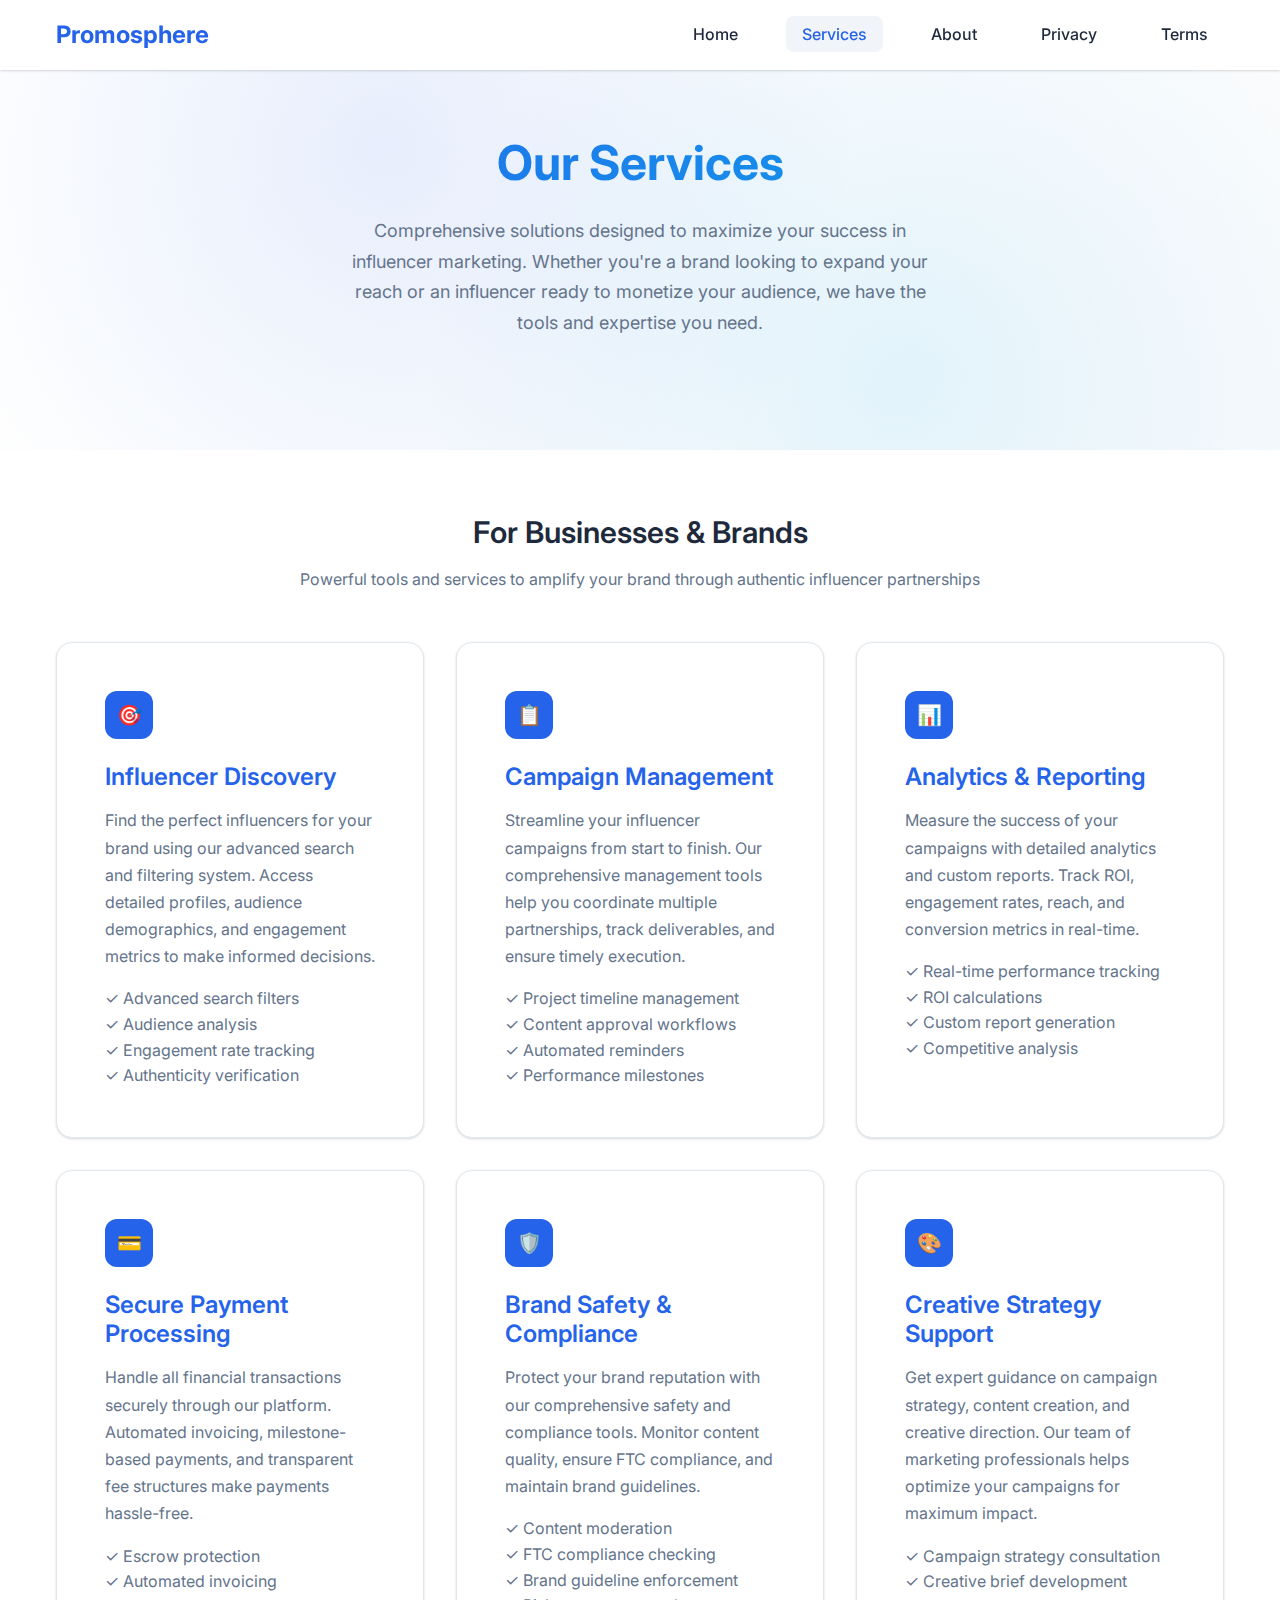
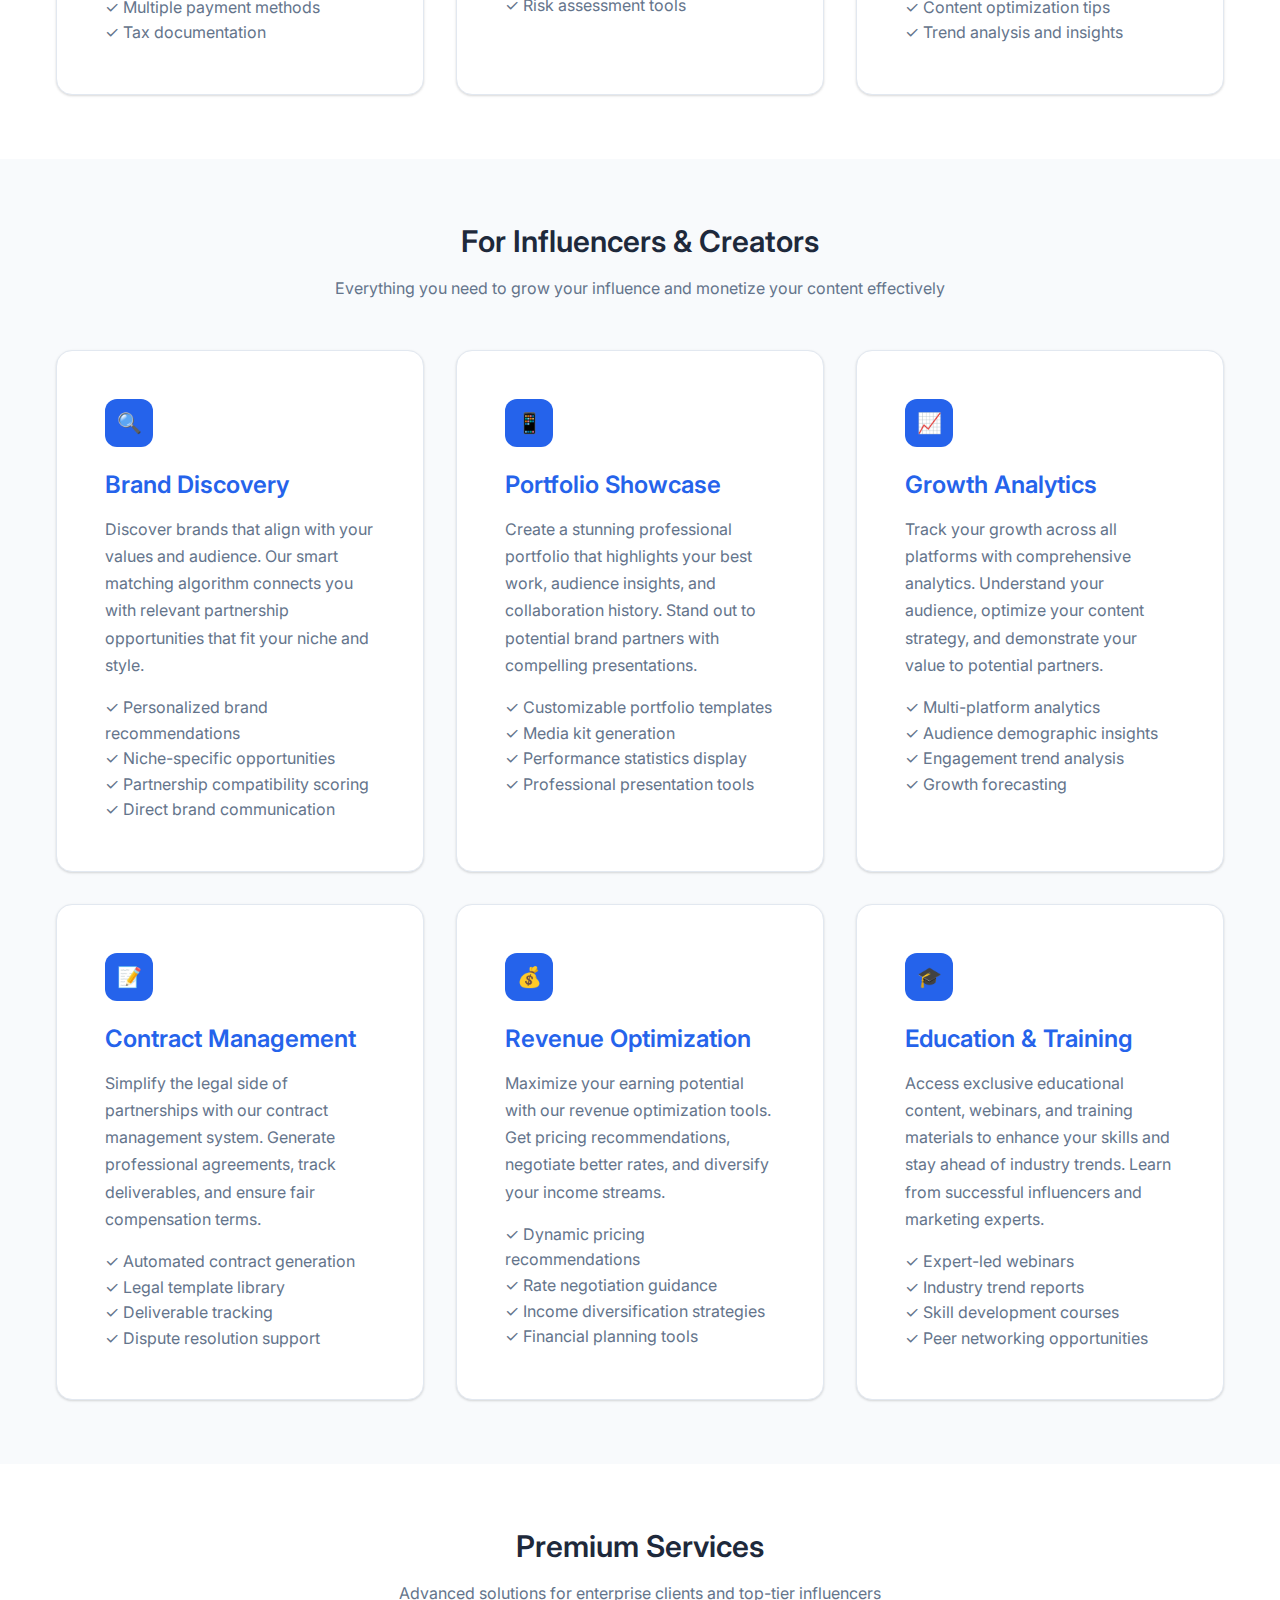
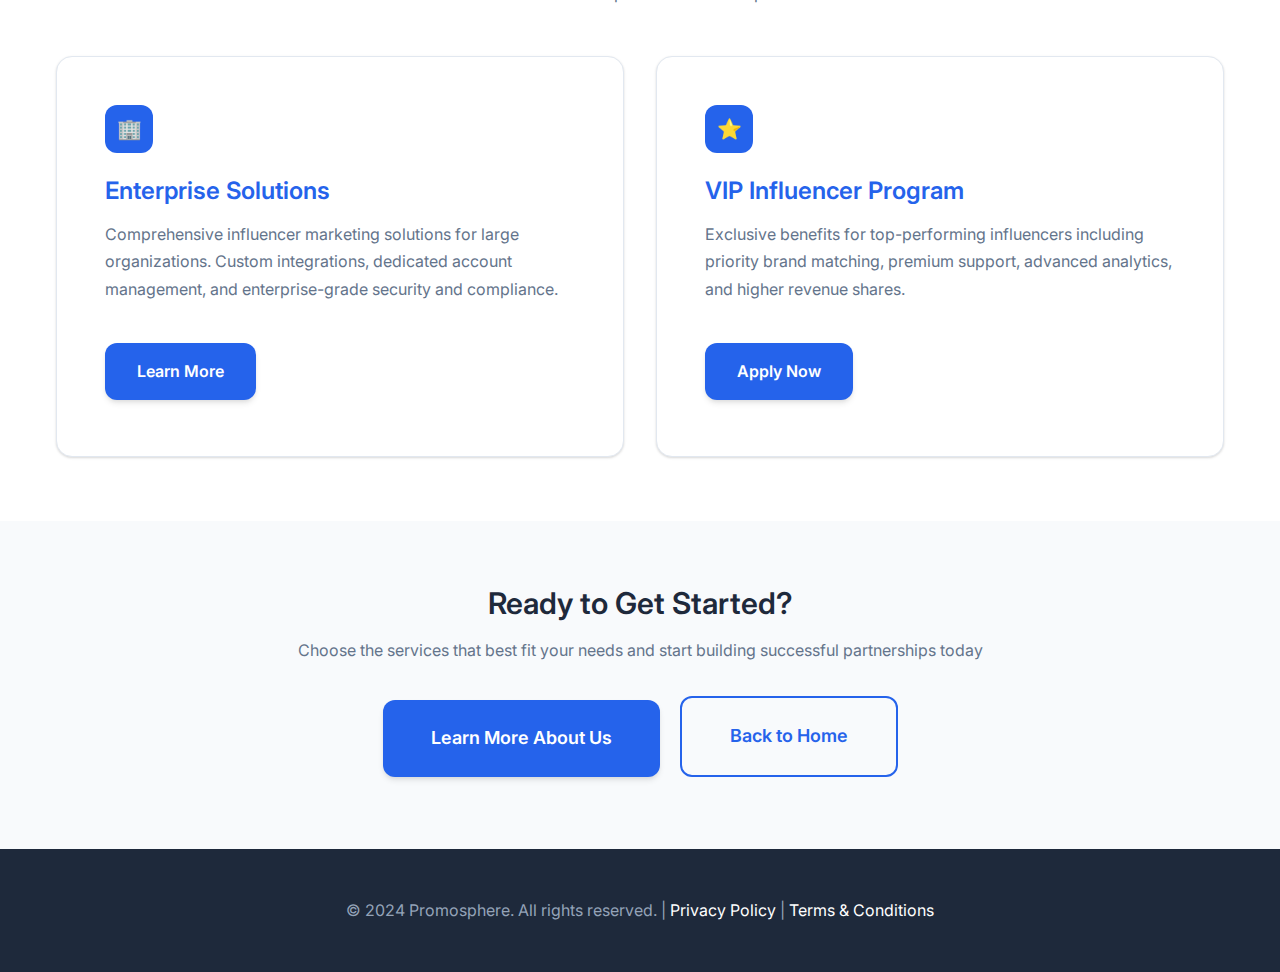
<file: services.html>
<!DOCTYPE html>
<html lang="en">
<head>
    <meta charset="UTF-8">
    <meta name="viewport" content="width=device-width, initial-scale=1.0">
    <meta name="description" content="Explore Promosphere's comprehensive services for influencers and businesses - from campaign management to analytics and everything in between.">
    <meta name="keywords" content="influencer services, brand partnerships, campaign management, social media marketing, analytics">
    <title>Services - Promosphere</title>
    <link rel="stylesheet" href="css/styles.css">
    <link rel="preconnect" href="https://fonts.googleapis.com">
    <link rel="preconnect" href="https://fonts.gstatic.com" crossorigin>
</head>
<body>
    <!-- Header -->
    <header class="header">
        <div class="container">
            <div class="header-content">
                <a href="index.html" class="logo">Promosphere</a>
                <nav>
                    <ul class="nav">
                        <li><a href="index.html" class="nav-link">Home</a></li>
                        <li><a href="services.html" class="nav-link active">Services</a></li>
                        <li><a href="about.html" class="nav-link">About</a></li>
                        <li><a href="privacy.html" class="nav-link">Privacy</a></li>
                        <li><a href="terms.html" class="nav-link">Terms</a></li>
                    </ul>
                </nav>
                <div class="menu-toggle">
                    <span></span>
                    <span></span>
                    <span></span>
                </div>
            </div>
        </div>
    </header>

    <!-- Main Content -->
    <main>
        <!-- Hero Section -->
        <section class="hero">
            <div class="container">
                <div class="hero-content">
                    <h1>Our Services</h1>
                    <p>Comprehensive solutions designed to maximize your success in influencer marketing. Whether you're a brand looking to expand your reach or an influencer ready to monetize your audience, we have the tools and expertise you need.</p>
                </div>
            </div>
        </section>

        <!-- Services for Businesses -->
        <section class="section">
            <div class="container">
                <div class="text-center mb-6">
                    <h2>For Businesses & Brands</h2>
                    <p>Powerful tools and services to amplify your brand through authentic influencer partnerships</p>
                </div>
                <div class="services-grid">
                    <div class="card hover-lift">
                        <div class="card-icon">🎯</div>
                        <h3>Influencer Discovery</h3>
                        <p>Find the perfect influencers for your brand using our advanced search and filtering system. Access detailed profiles, audience demographics, and engagement metrics to make informed decisions.</p>
                        <ul style="color: var(--text-secondary); margin-top: var(--spacing-md); list-style: none; padding: 0;">
                            <li>✓ Advanced search filters</li>
                            <li>✓ Audience analysis</li>
                            <li>✓ Engagement rate tracking</li>
                            <li>✓ Authenticity verification</li>
                        </ul>
                    </div>
                    
                    <div class="card hover-lift">
                        <div class="card-icon">📋</div>
                        <h3>Campaign Management</h3>
                        <p>Streamline your influencer campaigns from start to finish. Our comprehensive management tools help you coordinate multiple partnerships, track deliverables, and ensure timely execution.</p>
                        <ul style="color: var(--text-secondary); margin-top: var(--spacing-md); list-style: none; padding: 0;">
                            <li>✓ Project timeline management</li>
                            <li>✓ Content approval workflows</li>
                            <li>✓ Automated reminders</li>
                            <li>✓ Performance milestones</li>
                        </ul>
                    </div>
                    
                    <div class="card hover-lift">
                        <div class="card-icon">📊</div>
                        <h3>Analytics & Reporting</h3>
                        <p>Measure the success of your campaigns with detailed analytics and custom reports. Track ROI, engagement rates, reach, and conversion metrics in real-time.</p>
                        <ul style="color: var(--text-secondary); margin-top: var(--spacing-md); list-style: none; padding: 0;">
                            <li>✓ Real-time performance tracking</li>
                            <li>✓ ROI calculations</li>
                            <li>✓ Custom report generation</li>
                            <li>✓ Competitive analysis</li>
                        </ul>
                    </div>
                    
                    <div class="card hover-lift">
                        <div class="card-icon">💳</div>
                        <h3>Secure Payment Processing</h3>
                        <p>Handle all financial transactions securely through our platform. Automated invoicing, milestone-based payments, and transparent fee structures make payments hassle-free.</p>
                        <ul style="color: var(--text-secondary); margin-top: var(--spacing-md); list-style: none; padding: 0;">
                            <li>✓ Escrow protection</li>
                            <li>✓ Automated invoicing</li>
                            <li>✓ Multiple payment methods</li>
                            <li>✓ Tax documentation</li>
                        </ul>
                    </div>
                    
                    <div class="card hover-lift">
                        <div class="card-icon">🛡️</div>
                        <h3>Brand Safety & Compliance</h3>
                        <p>Protect your brand reputation with our comprehensive safety and compliance tools. Monitor content quality, ensure FTC compliance, and maintain brand guidelines.</p>
                        <ul style="color: var(--text-secondary); margin-top: var(--spacing-md); list-style: none; padding: 0;">
                            <li>✓ Content moderation</li>
                            <li>✓ FTC compliance checking</li>
                            <li>✓ Brand guideline enforcement</li>
                            <li>✓ Risk assessment tools</li>
                        </ul>
                    </div>
                    
                    <div class="card hover-lift">
                        <div class="card-icon">🎨</div>
                        <h3>Creative Strategy Support</h3>
                        <p>Get expert guidance on campaign strategy, content creation, and creative direction. Our team of marketing professionals helps optimize your campaigns for maximum impact.</p>
                        <ul style="color: var(--text-secondary); margin-top: var(--spacing-md); list-style: none; padding: 0;">
                            <li>✓ Campaign strategy consultation</li>
                            <li>✓ Creative brief development</li>
                            <li>✓ Content optimization tips</li>
                            <li>✓ Trend analysis and insights</li>
                        </ul>
                    </div>
                </div>
            </div>
        </section>

        <!-- Services for Influencers -->
        <section class="section section-alt">
            <div class="container">
                <div class="text-center mb-6">
                    <h2>For Influencers & Creators</h2>
                    <p>Everything you need to grow your influence and monetize your content effectively</p>
                </div>
                <div class="services-grid">
                    <div class="card hover-lift">
                        <div class="card-icon">🔍</div>
                        <h3>Brand Discovery</h3>
                        <p>Discover brands that align with your values and audience. Our smart matching algorithm connects you with relevant partnership opportunities that fit your niche and style.</p>
                        <ul style="color: var(--text-secondary); margin-top: var(--spacing-md); list-style: none; padding: 0;">
                            <li>✓ Personalized brand recommendations</li>
                            <li>✓ Niche-specific opportunities</li>
                            <li>✓ Partnership compatibility scoring</li>
                            <li>✓ Direct brand communication</li>
                        </ul>
                    </div>
                    
                    <div class="card hover-lift">
                        <div class="card-icon">📱</div>
                        <h3>Portfolio Showcase</h3>
                        <p>Create a stunning professional portfolio that highlights your best work, audience insights, and collaboration history. Stand out to potential brand partners with compelling presentations.</p>
                        <ul style="color: var(--text-secondary); margin-top: var(--spacing-md); list-style: none; padding: 0;">
                            <li>✓ Customizable portfolio templates</li>
                            <li>✓ Media kit generation</li>
                            <li>✓ Performance statistics display</li>
                            <li>✓ Professional presentation tools</li>
                        </ul>
                    </div>
                    
                    <div class="card hover-lift">
                        <div class="card-icon">📈</div>
                        <h3>Growth Analytics</h3>
                        <p>Track your growth across all platforms with comprehensive analytics. Understand your audience, optimize your content strategy, and demonstrate your value to potential partners.</p>
                        <ul style="color: var(--text-secondary); margin-top: var(--spacing-md); list-style: none; padding: 0;">
                            <li>✓ Multi-platform analytics</li>
                            <li>✓ Audience demographic insights</li>
                            <li>✓ Engagement trend analysis</li>
                            <li>✓ Growth forecasting</li>
                        </ul>
                    </div>
                    
                    <div class="card hover-lift">
                        <div class="card-icon">📝</div>
                        <h3>Contract Management</h3>
                        <p>Simplify the legal side of partnerships with our contract management system. Generate professional agreements, track deliverables, and ensure fair compensation terms.</p>
                        <ul style="color: var(--text-secondary); margin-top: var(--spacing-md); list-style: none; padding: 0;">
                            <li>✓ Automated contract generation</li>
                            <li>✓ Legal template library</li>
                            <li>✓ Deliverable tracking</li>
                            <li>✓ Dispute resolution support</li>
                        </ul>
                    </div>
                    
                    <div class="card hover-lift">
                        <div class="card-icon">💰</div>
                        <h3>Revenue Optimization</h3>
                        <p>Maximize your earning potential with our revenue optimization tools. Get pricing recommendations, negotiate better rates, and diversify your income streams.</p>
                        <ul style="color: var(--text-secondary); margin-top: var(--spacing-md); list-style: none; padding: 0;">
                            <li>✓ Dynamic pricing recommendations</li>
                            <li>✓ Rate negotiation guidance</li>
                            <li>✓ Income diversification strategies</li>
                            <li>✓ Financial planning tools</li>
                        </ul>
                    </div>
                    
                    <div class="card hover-lift">
                        <div class="card-icon">🎓</div>
                        <h3>Education & Training</h3>
                        <p>Access exclusive educational content, webinars, and training materials to enhance your skills and stay ahead of industry trends. Learn from successful influencers and marketing experts.</p>
                        <ul style="color: var(--text-secondary); margin-top: var(--spacing-md); list-style: none; padding: 0;">
                            <li>✓ Expert-led webinars</li>
                            <li>✓ Industry trend reports</li>
                            <li>✓ Skill development courses</li>
                            <li>✓ Peer networking opportunities</li>
                        </ul>
                    </div>
                </div>
            </div>
        </section>

        <!-- Additional Services -->
        <section class="section">
            <div class="container">
                <div class="text-center mb-6">
                    <h2>Premium Services</h2>
                    <p>Advanced solutions for enterprise clients and top-tier influencers</p>
                </div>
                <div class="grid grid-2">
                    <div class="card hover-lift">
                        <div class="card-icon">🏢</div>
                        <h3>Enterprise Solutions</h3>
                        <p>Comprehensive influencer marketing solutions for large organizations. Custom integrations, dedicated account management, and enterprise-grade security and compliance.</p>
                        <a href="#" class="btn btn-primary" style="margin-top: var(--spacing-lg);">Learn More</a>
                    </div>
                    <div class="card hover-lift">
                        <div class="card-icon">⭐</div>
                        <h3>VIP Influencer Program</h3>
                        <p>Exclusive benefits for top-performing influencers including priority brand matching, premium support, advanced analytics, and higher revenue shares.</p>
                        <a href="#" class="btn btn-primary" style="margin-top: var(--spacing-lg);">Apply Now</a>
                    </div>
                </div>
            </div>
        </section>

        <!-- Call to Action -->
        <section class="section section-alt">
            <div class="container">
                <div class="text-center">
                    <h2>Ready to Get Started?</h2>
                    <p>Choose the services that best fit your needs and start building successful partnerships today</p>
                    <div style="margin-top: var(--spacing-xl);">
                        <a href="about.html" class="btn btn-primary btn-large" style="margin-right: var(--spacing-md);">Learn More About Us</a>
                        <a href="index.html" class="btn btn-secondary btn-large">Back to Home</a>
                    </div>
                </div>
            </div>
        </section>
    </main>

    <!-- Footer -->
    <footer class="footer">
        <div class="container">
            <p>&copy; 2024 Promosphere. All rights reserved. | <a href="privacy.html">Privacy Policy</a> | <a href="terms.html">Terms & Conditions</a></p>
        </div>
    </footer>
</body>
</html>
</file>
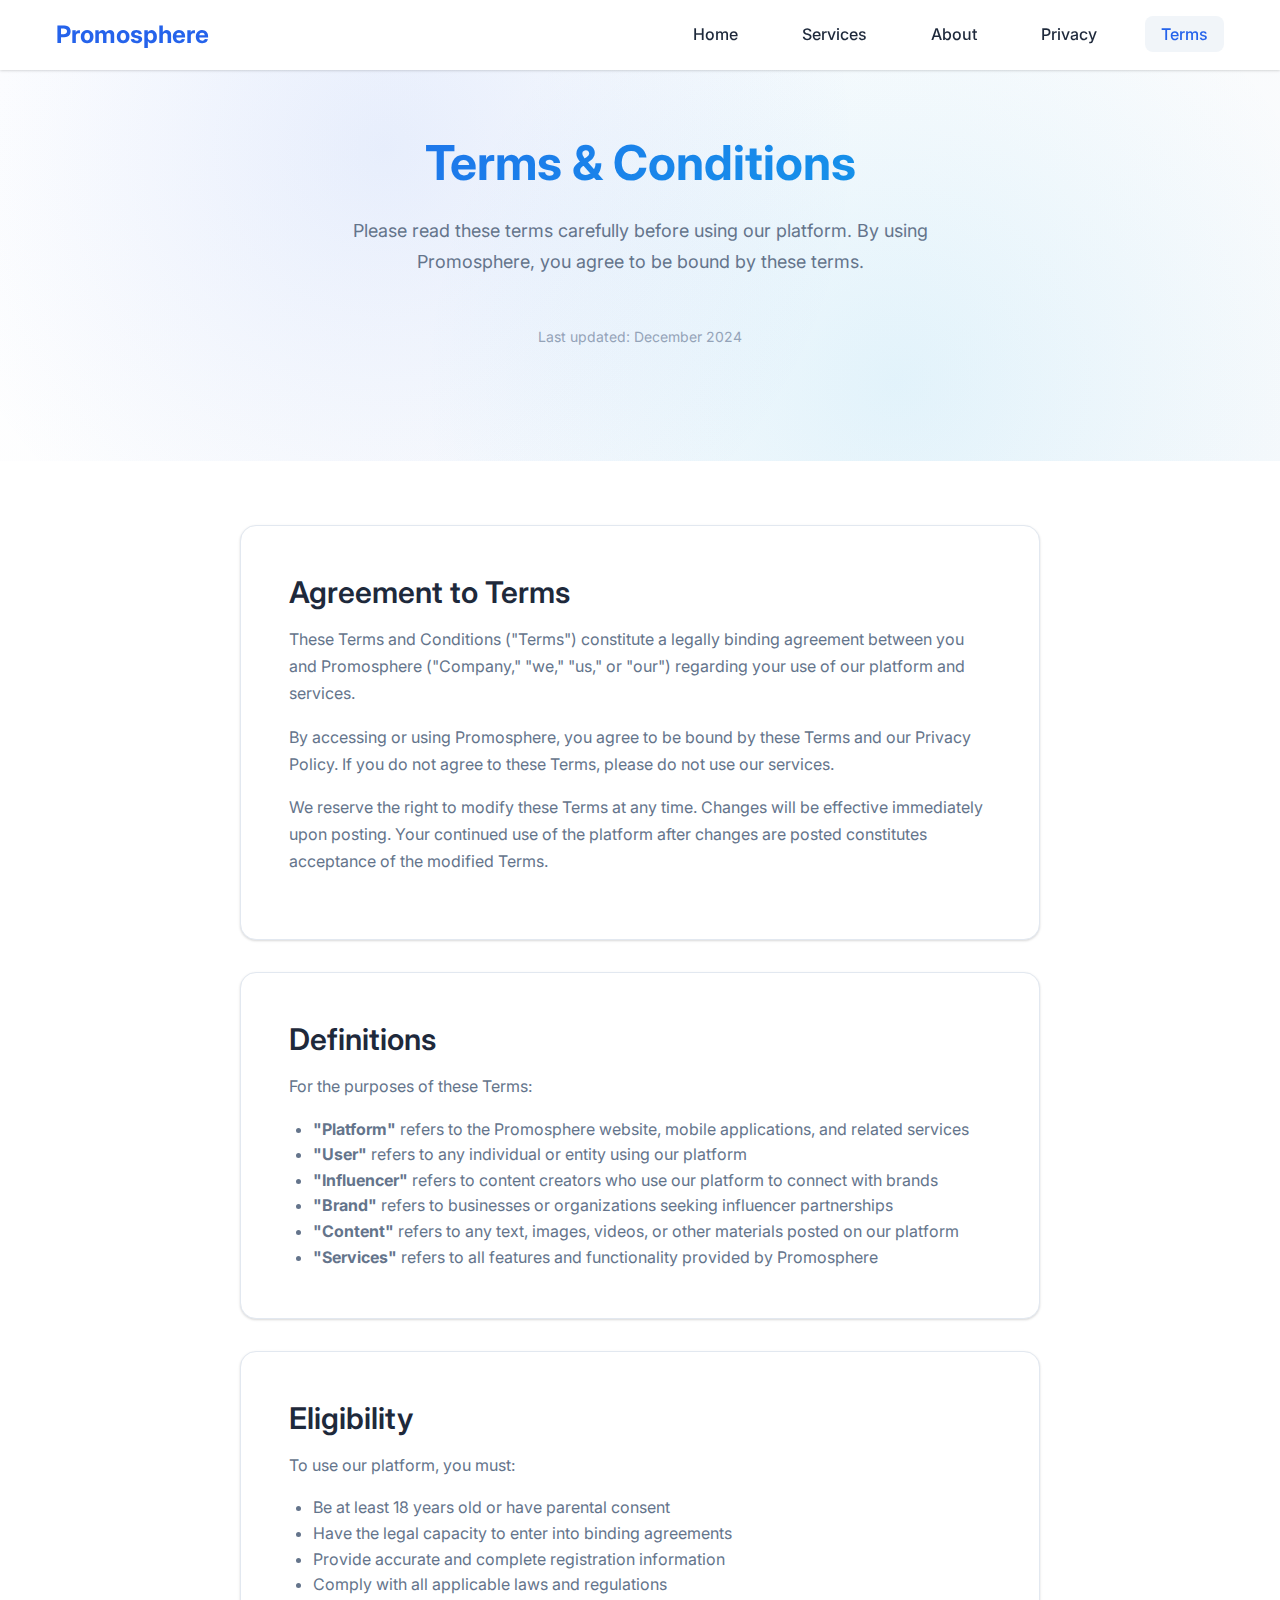
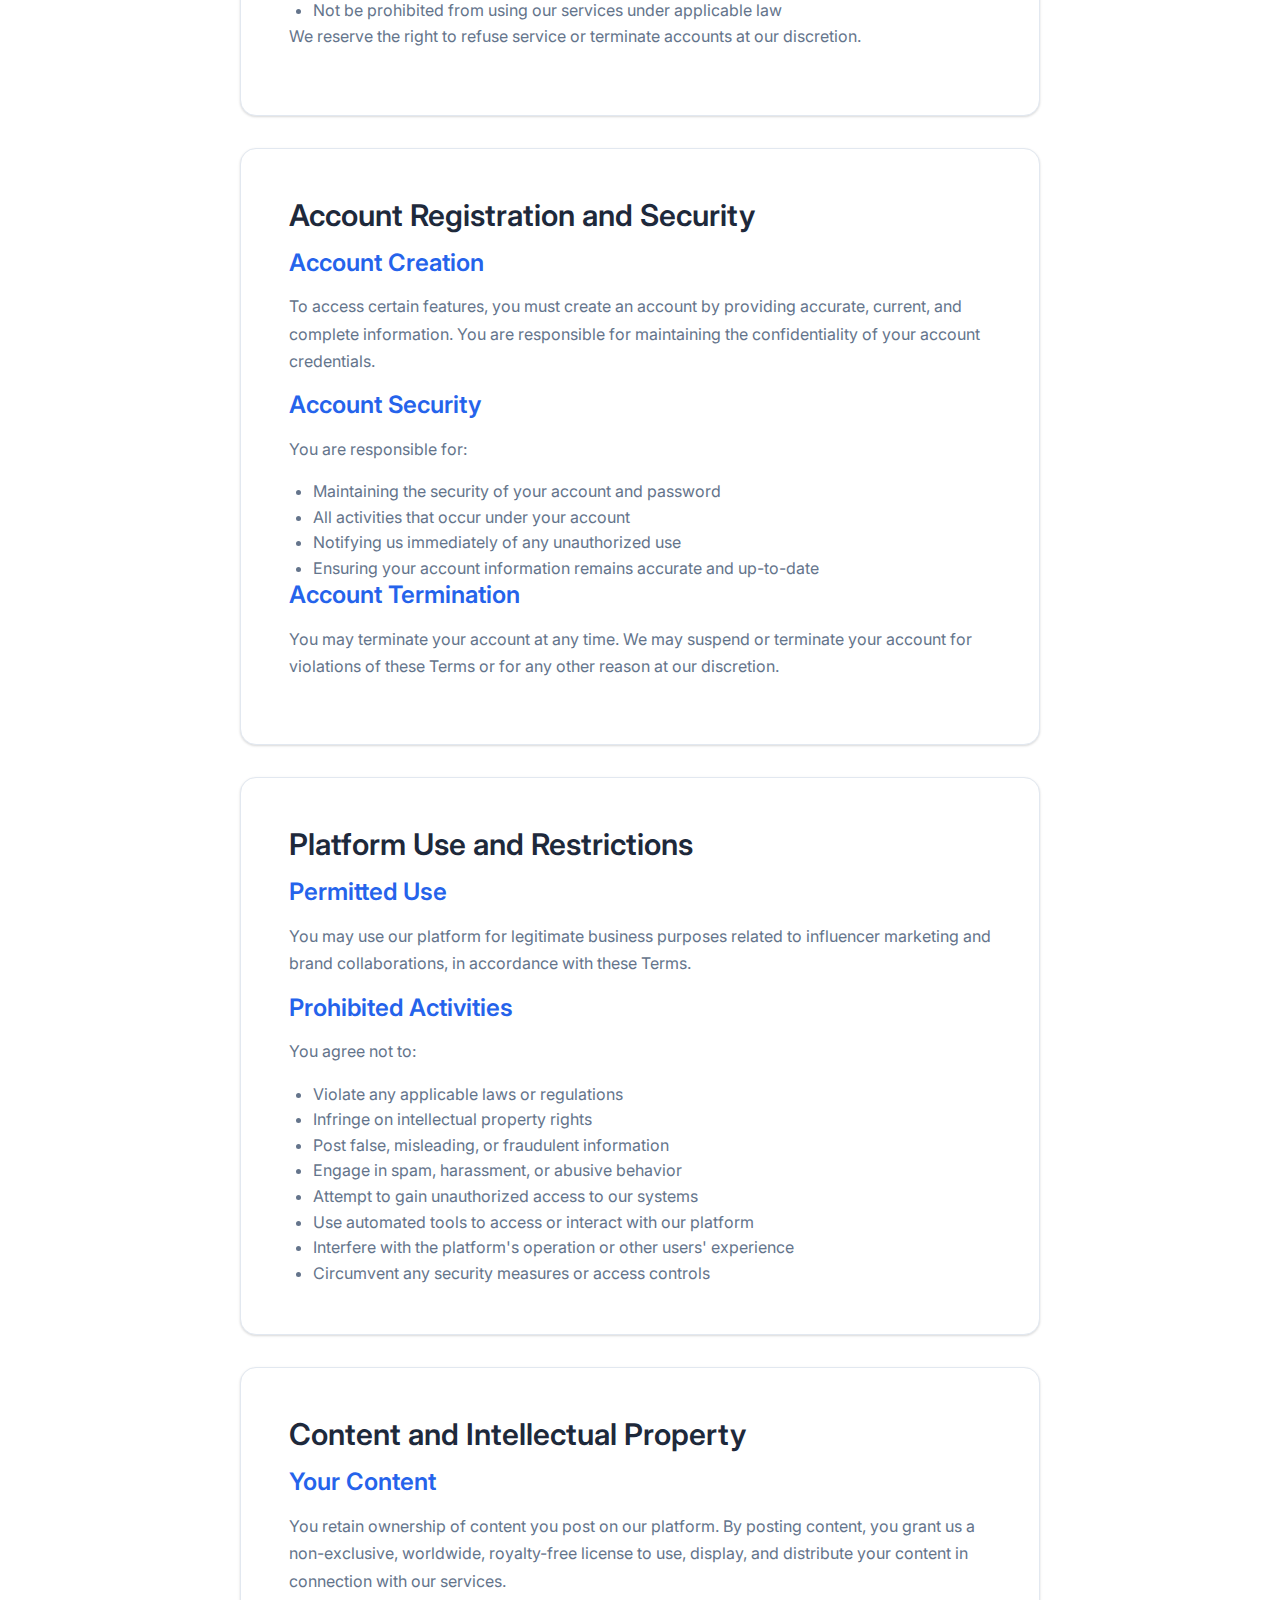
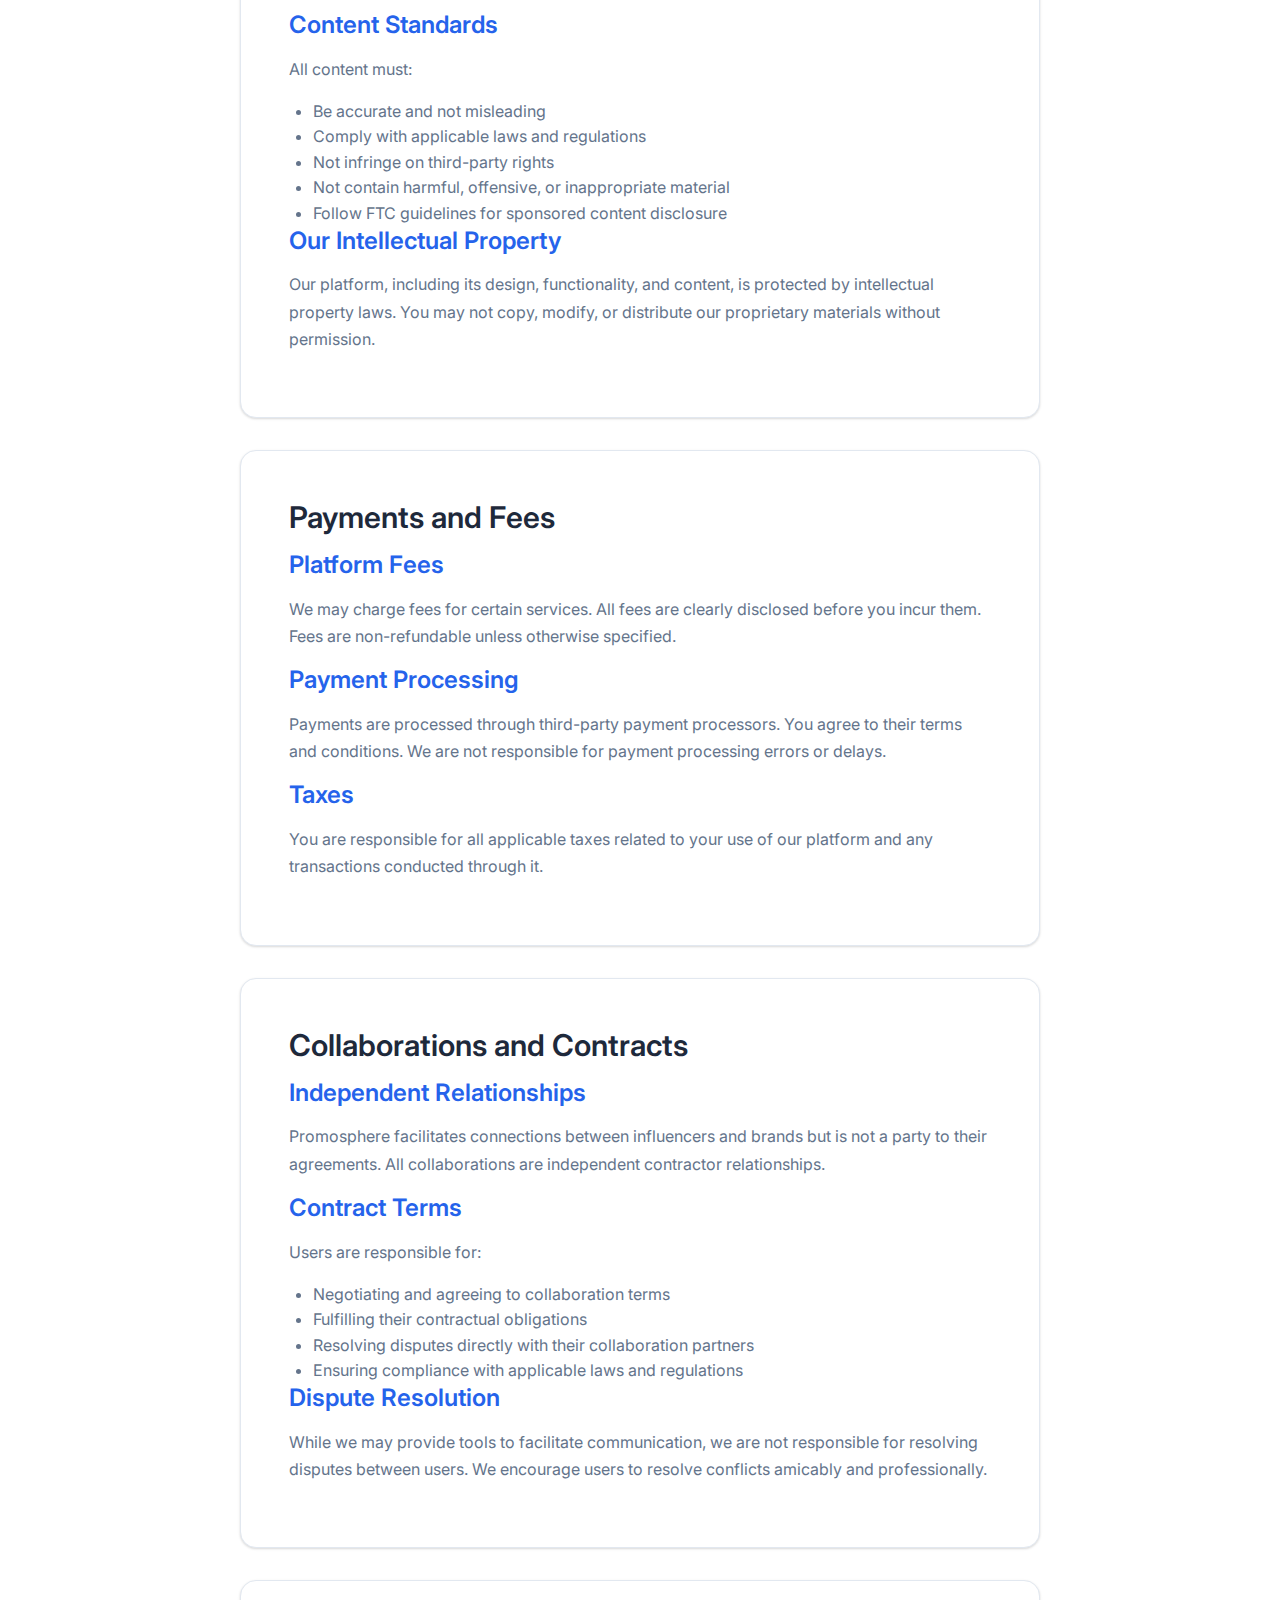
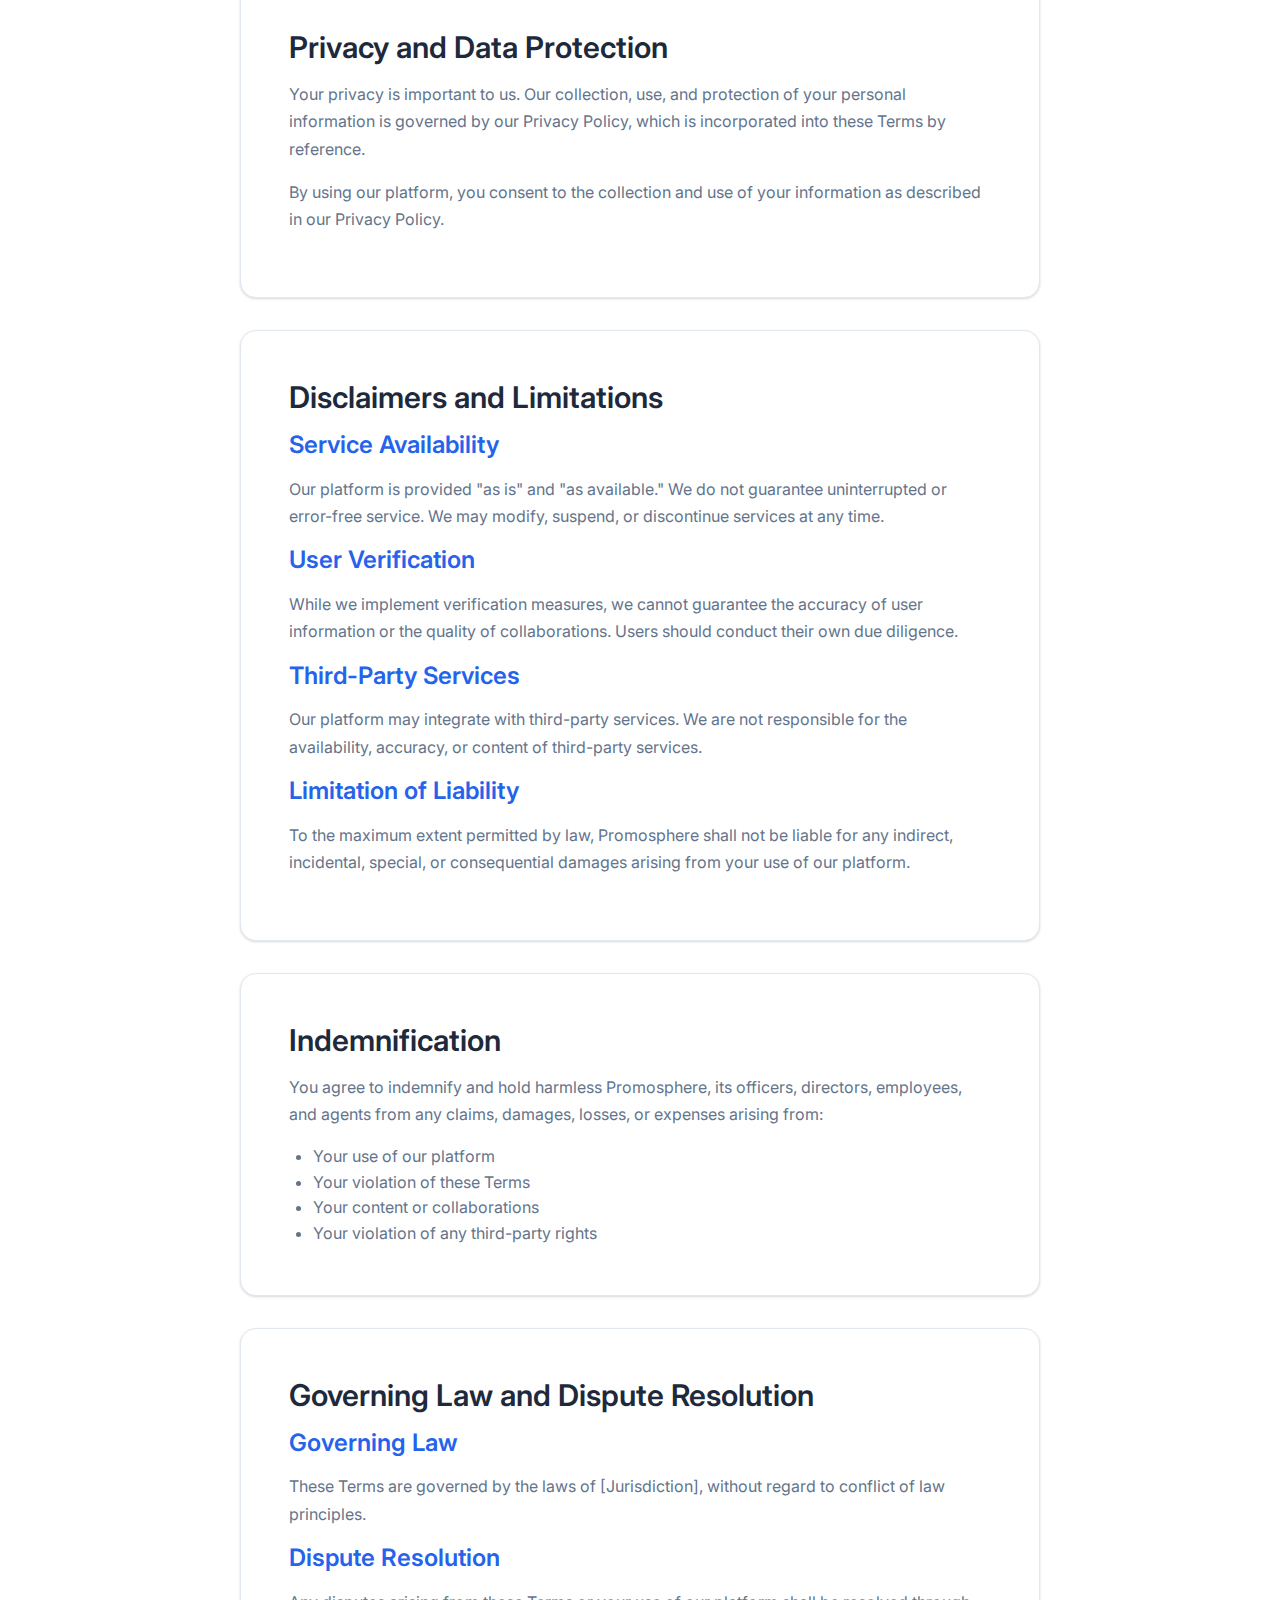
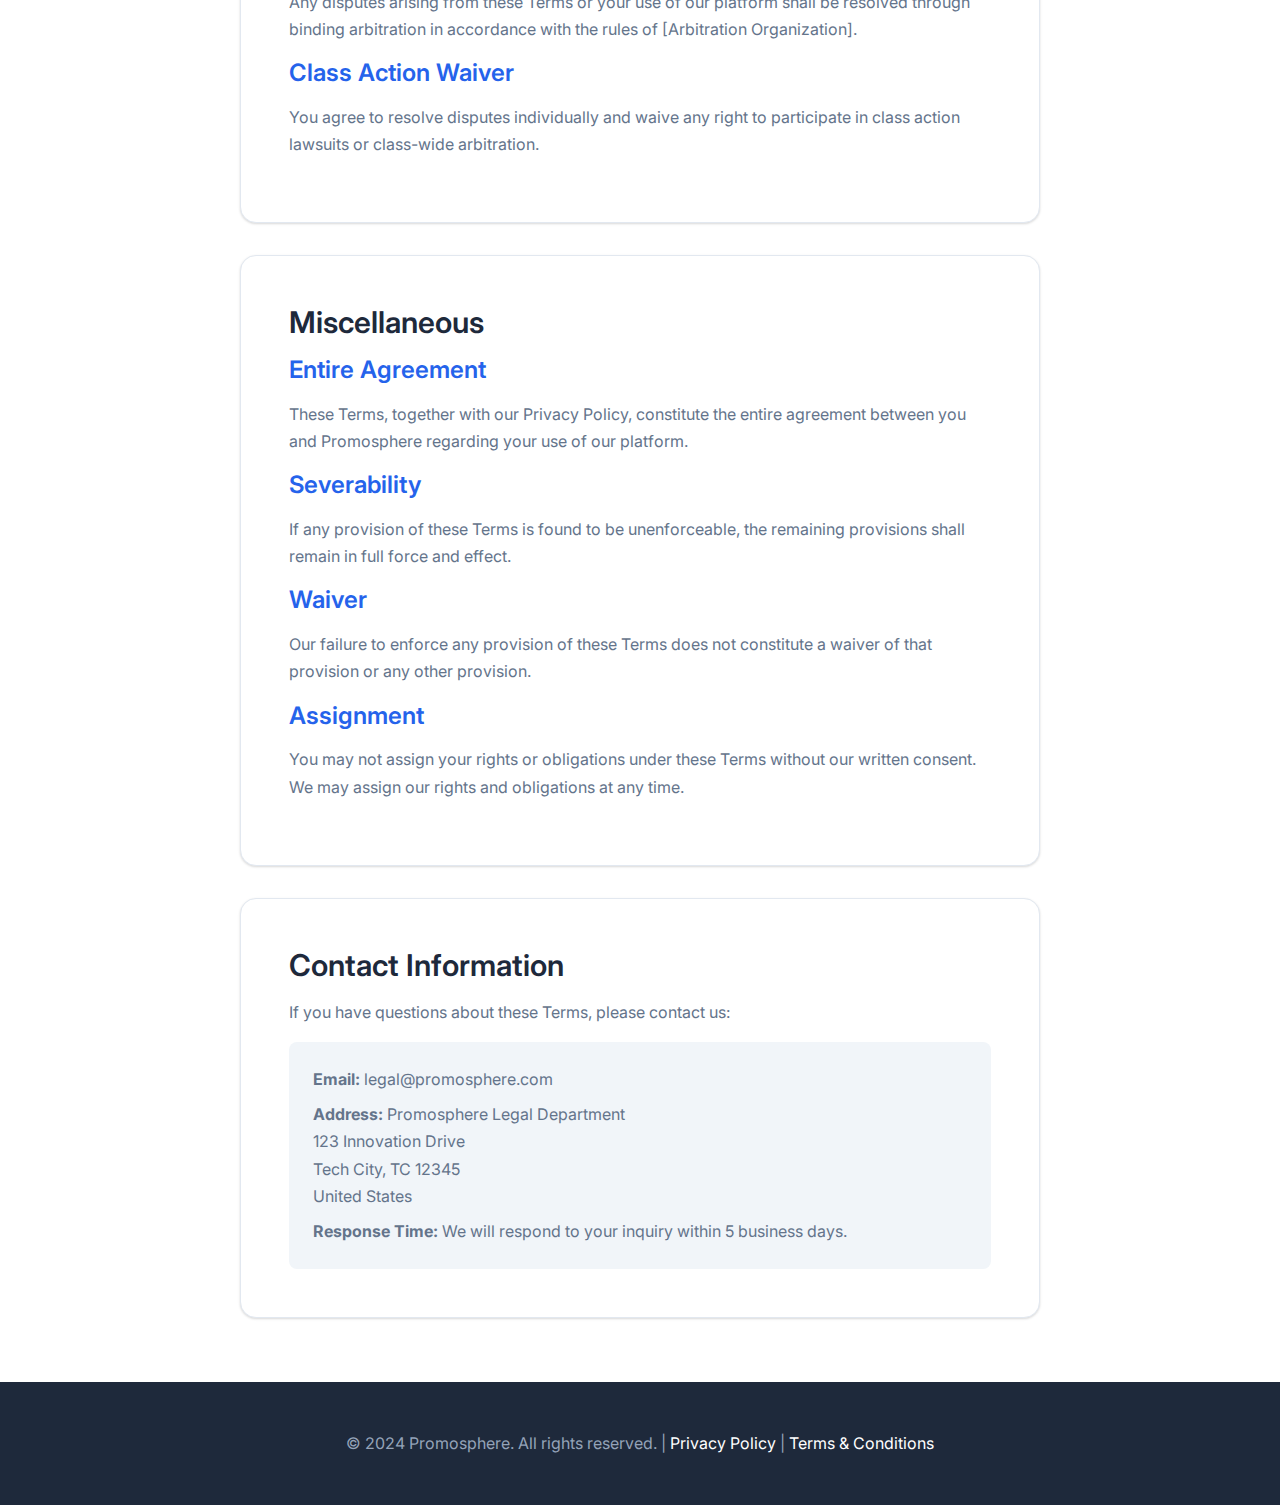
<file: terms.html>
<!DOCTYPE html>
<html lang="en">
<head>
    <meta charset="UTF-8">
    <meta name="viewport" content="width=device-width, initial-scale=1.0">
    <meta name="description" content="Promosphere Terms and Conditions - Read our terms of service for using our influencer collaboration platform.">
    <meta name="keywords" content="terms and conditions, terms of service, user agreement, promosphere terms">
    <title>Terms & Conditions - Promosphere</title>
    <link rel="stylesheet" href="css/styles.css">
    <link rel="preconnect" href="https://fonts.googleapis.com">
    <link rel="preconnect" href="https://fonts.gstatic.com" crossorigin>
</head>
<body>
    <!-- Header -->
    <header class="header">
        <div class="container">
            <div class="header-content">
                <a href="index.html" class="logo">Promosphere</a>
                <nav>
                    <ul class="nav">
                        <li><a href="index.html" class="nav-link">Home</a></li>
                        <li><a href="services.html" class="nav-link">Services</a></li>
                        <li><a href="about.html" class="nav-link">About</a></li>
                        <li><a href="privacy.html" class="nav-link">Privacy</a></li>
                        <li><a href="terms.html" class="nav-link active">Terms</a></li>
                    </ul>
                </nav>
                <div class="menu-toggle">
                    <span></span>
                    <span></span>
                    <span></span>
                </div>
            </div>
        </div>
    </header>

    <!-- Main Content -->
    <main>
        <!-- Hero Section -->
        <section class="hero">
            <div class="container">
                <div class="hero-content">
                    <h1>Terms & Conditions</h1>
                    <p>Please read these terms carefully before using our platform. By using Promosphere, you agree to be bound by these terms.</p>
                    <p style="font-size: var(--font-size-sm); color: var(--text-light);">Last updated: December 2024</p>
                </div>
            </div>
        </section>

        <!-- Terms Content -->
        <section class="section">
            <div class="container">
                <div style="max-width: 800px; margin: 0 auto;">
                    
                    <!-- Introduction -->
                    <div class="card" style="margin-bottom: var(--spacing-xl);">
                        <h2>Agreement to Terms</h2>
                        <p>These Terms and Conditions ("Terms") constitute a legally binding agreement between you and Promosphere ("Company," "we," "us," or "our") regarding your use of our platform and services.</p>
                        <p>By accessing or using Promosphere, you agree to be bound by these Terms and our Privacy Policy. If you do not agree to these Terms, please do not use our services.</p>
                        <p>We reserve the right to modify these Terms at any time. Changes will be effective immediately upon posting. Your continued use of the platform after changes are posted constitutes acceptance of the modified Terms.</p>
                    </div>

                    <!-- Definitions -->
                    <div class="card" style="margin-bottom: var(--spacing-xl);">
                        <h2>Definitions</h2>
                        <p>For the purposes of these Terms:</p>
                        <ul style="color: var(--text-secondary); margin-left: var(--spacing-lg);">
                            <li><strong>"Platform"</strong> refers to the Promosphere website, mobile applications, and related services</li>
                            <li><strong>"User"</strong> refers to any individual or entity using our platform</li>
                            <li><strong>"Influencer"</strong> refers to content creators who use our platform to connect with brands</li>
                            <li><strong>"Brand"</strong> refers to businesses or organizations seeking influencer partnerships</li>
                            <li><strong>"Content"</strong> refers to any text, images, videos, or other materials posted on our platform</li>
                            <li><strong>"Services"</strong> refers to all features and functionality provided by Promosphere</li>
                        </ul>
                    </div>

                    <!-- Eligibility -->
                    <div class="card" style="margin-bottom: var(--spacing-xl);">
                        <h2>Eligibility</h2>
                        <p>To use our platform, you must:</p>
                        <ul style="color: var(--text-secondary); margin-left: var(--spacing-lg);">
                            <li>Be at least 18 years old or have parental consent</li>
                            <li>Have the legal capacity to enter into binding agreements</li>
                            <li>Provide accurate and complete registration information</li>
                            <li>Comply with all applicable laws and regulations</li>
                            <li>Not be prohibited from using our services under applicable law</li>
                        </ul>
                        <p>We reserve the right to refuse service or terminate accounts at our discretion.</p>
                    </div>

                    <!-- Account Registration -->
                    <div class="card" style="margin-bottom: var(--spacing-xl);">
                        <h2>Account Registration and Security</h2>
                        
                        <h3>Account Creation</h3>
                        <p>To access certain features, you must create an account by providing accurate, current, and complete information. You are responsible for maintaining the confidentiality of your account credentials.</p>

                        <h3>Account Security</h3>
                        <p>You are responsible for:</p>
                        <ul style="color: var(--text-secondary); margin-left: var(--spacing-lg);">
                            <li>Maintaining the security of your account and password</li>
                            <li>All activities that occur under your account</li>
                            <li>Notifying us immediately of any unauthorized use</li>
                            <li>Ensuring your account information remains accurate and up-to-date</li>
                        </ul>

                        <h3>Account Termination</h3>
                        <p>You may terminate your account at any time. We may suspend or terminate your account for violations of these Terms or for any other reason at our discretion.</p>
                    </div>

                    <!-- Platform Use -->
                    <div class="card" style="margin-bottom: var(--spacing-xl);">
                        <h2>Platform Use and Restrictions</h2>
                        
                        <h3>Permitted Use</h3>
                        <p>You may use our platform for legitimate business purposes related to influencer marketing and brand collaborations, in accordance with these Terms.</p>

                        <h3>Prohibited Activities</h3>
                        <p>You agree not to:</p>
                        <ul style="color: var(--text-secondary); margin-left: var(--spacing-lg);">
                            <li>Violate any applicable laws or regulations</li>
                            <li>Infringe on intellectual property rights</li>
                            <li>Post false, misleading, or fraudulent information</li>
                            <li>Engage in spam, harassment, or abusive behavior</li>
                            <li>Attempt to gain unauthorized access to our systems</li>
                            <li>Use automated tools to access or interact with our platform</li>
                            <li>Interfere with the platform's operation or other users' experience</li>
                            <li>Circumvent any security measures or access controls</li>
                        </ul>
                    </div>

                    <!-- Content and Intellectual Property -->
                    <div class="card" style="margin-bottom: var(--spacing-xl);">
                        <h2>Content and Intellectual Property</h2>
                        
                        <h3>Your Content</h3>
                        <p>You retain ownership of content you post on our platform. By posting content, you grant us a non-exclusive, worldwide, royalty-free license to use, display, and distribute your content in connection with our services.</p>

                        <h3>Content Standards</h3>
                        <p>All content must:</p>
                        <ul style="color: var(--text-secondary); margin-left: var(--spacing-lg);">
                            <li>Be accurate and not misleading</li>
                            <li>Comply with applicable laws and regulations</li>
                            <li>Not infringe on third-party rights</li>
                            <li>Not contain harmful, offensive, or inappropriate material</li>
                            <li>Follow FTC guidelines for sponsored content disclosure</li>
                        </ul>

                        <h3>Our Intellectual Property</h3>
                        <p>Our platform, including its design, functionality, and content, is protected by intellectual property laws. You may not copy, modify, or distribute our proprietary materials without permission.</p>
                    </div>

                    <!-- Payments and Fees -->
                    <div class="card" style="margin-bottom: var(--spacing-xl);">
                        <h2>Payments and Fees</h2>
                        
                        <h3>Platform Fees</h3>
                        <p>We may charge fees for certain services. All fees are clearly disclosed before you incur them. Fees are non-refundable unless otherwise specified.</p>

                        <h3>Payment Processing</h3>
                        <p>Payments are processed through third-party payment processors. You agree to their terms and conditions. We are not responsible for payment processing errors or delays.</p>

                        <h3>Taxes</h3>
                        <p>You are responsible for all applicable taxes related to your use of our platform and any transactions conducted through it.</p>
                    </div>

                    <!-- Collaborations and Contracts -->
                    <div class="card" style="margin-bottom: var(--spacing-xl);">
                        <h2>Collaborations and Contracts</h2>
                        
                        <h3>Independent Relationships</h3>
                        <p>Promosphere facilitates connections between influencers and brands but is not a party to their agreements. All collaborations are independent contractor relationships.</p>

                        <h3>Contract Terms</h3>
                        <p>Users are responsible for:</p>
                        <ul style="color: var(--text-secondary); margin-left: var(--spacing-lg);">
                            <li>Negotiating and agreeing to collaboration terms</li>
                            <li>Fulfilling their contractual obligations</li>
                            <li>Resolving disputes directly with their collaboration partners</li>
                            <li>Ensuring compliance with applicable laws and regulations</li>
                        </ul>

                        <h3>Dispute Resolution</h3>
                        <p>While we may provide tools to facilitate communication, we are not responsible for resolving disputes between users. We encourage users to resolve conflicts amicably and professionally.</p>
                    </div>

                    <!-- Privacy and Data -->
                    <div class="card" style="margin-bottom: var(--spacing-xl);">
                        <h2>Privacy and Data Protection</h2>
                        <p>Your privacy is important to us. Our collection, use, and protection of your personal information is governed by our Privacy Policy, which is incorporated into these Terms by reference.</p>
                        <p>By using our platform, you consent to the collection and use of your information as described in our Privacy Policy.</p>
                    </div>

                    <!-- Disclaimers -->
                    <div class="card" style="margin-bottom: var(--spacing-xl);">
                        <h2>Disclaimers and Limitations</h2>
                        
                        <h3>Service Availability</h3>
                        <p>Our platform is provided "as is" and "as available." We do not guarantee uninterrupted or error-free service. We may modify, suspend, or discontinue services at any time.</p>

                        <h3>User Verification</h3>
                        <p>While we implement verification measures, we cannot guarantee the accuracy of user information or the quality of collaborations. Users should conduct their own due diligence.</p>

                        <h3>Third-Party Services</h3>
                        <p>Our platform may integrate with third-party services. We are not responsible for the availability, accuracy, or content of third-party services.</p>

                        <h3>Limitation of Liability</h3>
                        <p>To the maximum extent permitted by law, Promosphere shall not be liable for any indirect, incidental, special, or consequential damages arising from your use of our platform.</p>
                    </div>

                    <!-- Indemnification -->
                    <div class="card" style="margin-bottom: var(--spacing-xl);">
                        <h2>Indemnification</h2>
                        <p>You agree to indemnify and hold harmless Promosphere, its officers, directors, employees, and agents from any claims, damages, losses, or expenses arising from:</p>
                        <ul style="color: var(--text-secondary); margin-left: var(--spacing-lg);">
                            <li>Your use of our platform</li>
                            <li>Your violation of these Terms</li>
                            <li>Your content or collaborations</li>
                            <li>Your violation of any third-party rights</li>
                        </ul>
                    </div>

                    <!-- Governing Law -->
                    <div class="card" style="margin-bottom: var(--spacing-xl);">
                        <h2>Governing Law and Dispute Resolution</h2>
                        
                        <h3>Governing Law</h3>
                        <p>These Terms are governed by the laws of [Jurisdiction], without regard to conflict of law principles.</p>

                        <h3>Dispute Resolution</h3>
                        <p>Any disputes arising from these Terms or your use of our platform shall be resolved through binding arbitration in accordance with the rules of [Arbitration Organization].</p>

                        <h3>Class Action Waiver</h3>
                        <p>You agree to resolve disputes individually and waive any right to participate in class action lawsuits or class-wide arbitration.</p>
                    </div>

                    <!-- Miscellaneous -->
                    <div class="card" style="margin-bottom: var(--spacing-xl);">
                        <h2>Miscellaneous</h2>
                        
                        <h3>Entire Agreement</h3>
                        <p>These Terms, together with our Privacy Policy, constitute the entire agreement between you and Promosphere regarding your use of our platform.</p>

                        <h3>Severability</h3>
                        <p>If any provision of these Terms is found to be unenforceable, the remaining provisions shall remain in full force and effect.</p>

                        <h3>Waiver</h3>
                        <p>Our failure to enforce any provision of these Terms does not constitute a waiver of that provision or any other provision.</p>

                        <h3>Assignment</h3>
                        <p>You may not assign your rights or obligations under these Terms without our written consent. We may assign our rights and obligations at any time.</p>
                    </div>

                    <!-- Contact Information -->
                    <div class="card">
                        <h2>Contact Information</h2>
                        <p>If you have questions about these Terms, please contact us:</p>
                        <div style="background-color: var(--background-accent); padding: var(--spacing-lg); border-radius: var(--radius-md); margin-top: var(--spacing-md);">
                            <p style="margin-bottom: var(--spacing-sm);"><strong>Email:</strong> legal@promosphere.com</p>
                            <p style="margin-bottom: var(--spacing-sm);"><strong>Address:</strong> Promosphere Legal Department<br>
                            123 Innovation Drive<br>
                            Tech City, TC 12345<br>
                            United States</p>
                            <p style="margin-bottom: 0;"><strong>Response Time:</strong> We will respond to your inquiry within 5 business days.</p>
                        </div>
                    </div>

                </div>
            </div>
        </section>
    </main>

    <!-- Footer -->
    <footer class="footer">
        <div class="container">
            <p>&copy; 2024 Promosphere. All rights reserved. | <a href="privacy.html">Privacy Policy</a> | <a href="terms.html">Terms & Conditions</a></p>
        </div>
    </footer>
</body>
</html>
</file>
<file: css/styles.css>
/* Import Google Fonts */
@import url('https://fonts.googleapis.com/css2?family=Inter:wght@300;400;500;600;700&display=swap');

/* CSS Reset and Base Styles */
* {
    margin: 0;
    padding: 0;
    box-sizing: border-box;
}

:root {
    /* Color Palette */
    --primary-color: #2563eb;
    --primary-dark: #1d4ed8;
    --secondary-color: #64748b;
    --accent-color: #0ea5e9;
    --text-primary: #1e293b;
    --text-secondary: #64748b;
    --text-light: #94a3b8;
    --background-primary: #ffffff;
    --background-secondary: #f8fafc;
    --background-accent: #f1f5f9;
    --border-color: #e2e8f0;
    --shadow-light: 0 1px 3px 0 rgba(0, 0, 0, 0.1), 0 1px 2px 0 rgba(0, 0, 0, 0.06);
    --shadow-medium: 0 4px 6px -1px rgba(0, 0, 0, 0.1), 0 2px 4px -1px rgba(0, 0, 0, 0.06);
    --shadow-large: 0 10px 15px -3px rgba(0, 0, 0, 0.1), 0 4px 6px -2px rgba(0, 0, 0, 0.05);
    
    /* Typography */
    --font-family: 'Inter', -apple-system, BlinkMacSystemFont, 'Segoe UI', Roboto, sans-serif;
    --font-size-xs: 0.75rem;
    --font-size-sm: 0.875rem;
    --font-size-base: 1rem;
    --font-size-lg: 1.125rem;
    --font-size-xl: 1.25rem;
    --font-size-2xl: 1.5rem;
    --font-size-3xl: 1.875rem;
    --font-size-4xl: 2.25rem;
    --font-size-5xl: 3rem;
    
    /* Spacing */
    --spacing-xs: 0.25rem;
    --spacing-sm: 0.5rem;
    --spacing-md: 1rem;
    --spacing-lg: 1.5rem;
    --spacing-xl: 2rem;
    --spacing-2xl: 3rem;
    --spacing-3xl: 4rem;
    
    /* Border Radius */
    --radius-sm: 0.375rem;
    --radius-md: 0.5rem;
    --radius-lg: 0.75rem;
    --radius-xl: 1rem;
    
    /* Transitions */
    --transition-fast: 0.15s ease-in-out;
    --transition-normal: 0.3s ease-in-out;
    --transition-slow: 0.5s ease-in-out;
}

body {
    font-family: var(--font-family);
    font-size: var(--font-size-base);
    line-height: 1.6;
    color: var(--text-primary);
    background-color: var(--background-primary);
    overflow-x: hidden;
}

/* Typography */
h1, h2, h3, h4, h5, h6 {
    font-weight: 600;
    line-height: 1.2;
    margin-bottom: var(--spacing-md);
    color: var(--text-primary);
}

h1 {
    font-size: var(--font-size-4xl);
    font-weight: 700;
}

h2 {
    font-size: var(--font-size-3xl);
}

h3 {
    font-size: var(--font-size-2xl);
}

h4 {
    font-size: var(--font-size-xl);
}

p {
    margin-bottom: var(--spacing-md);
    color: var(--text-secondary);
    line-height: 1.7;
}

a {
    color: var(--primary-color);
    text-decoration: none;
    transition: color var(--transition-fast);
}

a:hover {
    color: var(--primary-dark);
}

/* Layout Components */
.container {
    max-width: 1200px;
    margin: 0 auto;
    padding: 0 var(--spacing-md);
}

.section {
    padding: var(--spacing-3xl) 0;
}

.section-alt {
    background-color: var(--background-secondary);
}

/* Header */
.header {
    background-color: var(--background-primary);
    box-shadow: var(--shadow-light);
    position: sticky;
    top: 0;
    z-index: 1000;
    transition: all var(--transition-normal);
}

.header-content {
    display: flex;
    justify-content: space-between;
    align-items: center;
    padding: var(--spacing-md) 0;
}

.logo {
    font-size: var(--font-size-2xl);
    font-weight: 700;
    color: var(--primary-color);
    text-decoration: none;
}

.nav {
    display: flex;
    list-style: none;
    gap: var(--spacing-xl);
}

.nav-link {
    font-weight: 500;
    color: var(--text-primary);
    padding: var(--spacing-sm) var(--spacing-md);
    border-radius: var(--radius-md);
    transition: all var(--transition-fast);
    position: relative;
}

.nav-link:hover {
    color: var(--primary-color);
    background-color: var(--background-accent);
}

.nav-link.active {
    color: var(--primary-color);
    background-color: var(--background-accent);
}

/* Mobile Menu Toggle */
.menu-toggle {
    display: none;
    flex-direction: column;
    cursor: pointer;
    padding: var(--spacing-sm);
}

.menu-toggle span {
    width: 25px;
    height: 3px;
    background-color: var(--text-primary);
    margin: 3px 0;
    transition: var(--transition-fast);
    border-radius: 2px;
}

/* Hero Section */
.hero {
    background: linear-gradient(135deg, var(--background-primary) 0%, var(--background-secondary) 100%);
    padding: var(--spacing-3xl) 0;
    text-align: center;
    position: relative;
    overflow: hidden;
}

.hero::before {
    content: '';
    position: absolute;
    top: 0;
    left: 0;
    right: 0;
    bottom: 0;
    background: radial-gradient(circle at 30% 20%, rgba(37, 99, 235, 0.1) 0%, transparent 50%),
                radial-gradient(circle at 70% 80%, rgba(14, 165, 233, 0.1) 0%, transparent 50%);
    pointer-events: none;
}

.hero-content {
    position: relative;
    z-index: 1;
}

.hero h1 {
    font-size: var(--font-size-5xl);
    margin-bottom: var(--spacing-lg);
    background: linear-gradient(135deg, var(--primary-color), var(--accent-color));
    -webkit-background-clip: text;
    -webkit-text-fill-color: transparent;
    background-clip: text;
}

.hero p {
    font-size: var(--font-size-lg);
    color: var(--text-secondary);
    margin-bottom: var(--spacing-2xl);
    max-width: 600px;
    margin-left: auto;
    margin-right: auto;
}

/* Buttons */
.btn {
    display: inline-block;
    padding: var(--spacing-md) var(--spacing-xl);
    border-radius: var(--radius-lg);
    font-weight: 600;
    text-align: center;
    text-decoration: none;
    transition: all var(--transition-normal);
    cursor: pointer;
    border: none;
    font-size: var(--font-size-base);
    position: relative;
    overflow: hidden;
}

.btn-primary {
    background-color: var(--primary-color);
    color: white;
    box-shadow: var(--shadow-medium);
}

.btn-primary:hover {
    background-color: var(--primary-dark);
    transform: translateY(-2px);
    box-shadow: var(--shadow-large);
    color: white;
}

.btn-secondary {
    background-color: transparent;
    color: var(--primary-color);
    border: 2px solid var(--primary-color);
}

.btn-secondary:hover {
    background-color: var(--primary-color);
    color: white;
    transform: translateY(-2px);
}

.btn-large {
    padding: var(--spacing-lg) var(--spacing-2xl);
    font-size: var(--font-size-lg);
}

/* Cards */
.card {
    background-color: var(--background-primary);
    border-radius: var(--radius-xl);
    padding: var(--spacing-2xl);
    box-shadow: var(--shadow-light);
    transition: all var(--transition-normal);
    border: 1px solid var(--border-color);
    height: 100%;
}

.card:hover {
    transform: translateY(-4px);
    box-shadow: var(--shadow-large);
}

.card h3 {
    color: var(--primary-color);
    margin-bottom: var(--spacing-md);
}

.card-icon {
    width: 48px;
    height: 48px;
    background-color: var(--primary-color);
    border-radius: var(--radius-lg);
    display: flex;
    align-items: center;
    justify-content: center;
    margin-bottom: var(--spacing-lg);
    color: white;
    font-size: var(--font-size-xl);
}

/* Grid Layouts */
.grid {
    display: grid;
    gap: var(--spacing-xl);
}

.grid-2 {
    grid-template-columns: repeat(auto-fit, minmax(300px, 1fr));
}

.grid-3 {
    grid-template-columns: repeat(auto-fit, minmax(280px, 1fr));
}

.grid-4 {
    grid-template-columns: repeat(auto-fit, minmax(250px, 1fr));
}

/* Features Section */
.features {
    padding: var(--spacing-3xl) 0;
}

.features-grid {
    display: grid;
    grid-template-columns: repeat(auto-fit, minmax(300px, 1fr));
    gap: var(--spacing-2xl);
    margin-top: var(--spacing-2xl);
}

.feature-item {
    text-align: center;
    padding: var(--spacing-xl);
}

.feature-icon {
    width: 64px;
    height: 64px;
    background: linear-gradient(135deg, var(--primary-color), var(--accent-color));
    border-radius: var(--radius-xl);
    display: flex;
    align-items: center;
    justify-content: center;
    margin: 0 auto var(--spacing-lg);
    color: white;
    font-size: var(--font-size-2xl);
}

/* Services Grid */
.services-grid {
    display: grid;
    grid-template-columns: repeat(auto-fit, minmax(320px, 1fr));
    gap: var(--spacing-xl);
    margin-top: var(--spacing-2xl);
}

/* About Section */
.about-content {
    display: grid;
    grid-template-columns: 1fr 1fr;
    gap: var(--spacing-3xl);
    align-items: center;
    margin-top: var(--spacing-2xl);
}

.about-text h3 {
    color: var(--primary-color);
    margin-bottom: var(--spacing-md);
}

.about-image {
    background: linear-gradient(135deg, var(--primary-color), var(--accent-color));
    border-radius: var(--radius-xl);
    height: 400px;
    display: flex;
    align-items: center;
    justify-content: center;
    color: white;
    font-size: var(--font-size-3xl);
    font-weight: 600;
}

/* Footer */
.footer {
    background-color: var(--text-primary);
    color: var(--background-primary);
    padding: var(--spacing-2xl) 0;
    text-align: center;
}

.footer p {
    color: var(--text-light);
    margin-bottom: 0;
}

.footer a {
    color: var(--background-primary);
}

.footer a:hover {
    color: var(--accent-color);
}

/* Utility Classes */
.text-center {
    text-align: center;
}

.text-left {
    text-align: left;
}

.text-right {
    text-align: right;
}

.mb-0 { margin-bottom: 0; }
.mb-1 { margin-bottom: var(--spacing-xs); }
.mb-2 { margin-bottom: var(--spacing-sm); }
.mb-3 { margin-bottom: var(--spacing-md); }
.mb-4 { margin-bottom: var(--spacing-lg); }
.mb-5 { margin-bottom: var(--spacing-xl); }
.mb-6 { margin-bottom: var(--spacing-2xl); }

.mt-0 { margin-top: 0; }
.mt-1 { margin-top: var(--spacing-xs); }
.mt-2 { margin-top: var(--spacing-sm); }
.mt-3 { margin-top: var(--spacing-md); }
.mt-4 { margin-top: var(--spacing-lg); }
.mt-5 { margin-top: var(--spacing-xl); }
.mt-6 { margin-top: var(--spacing-2xl); }

/* Responsive Design */
@media (max-width: 768px) {
    :root {
        --font-size-4xl: 2rem;
        --font-size-5xl: 2.5rem;
    }
    
    .container {
        padding: 0 var(--spacing-md);
    }
    
    .header-content {
        padding: var(--spacing-sm) 0;
    }
    
    .nav {
        display: none;
        position: absolute;
        top: 100%;
        left: 0;
        right: 0;
        background-color: var(--background-primary);
        flex-direction: column;
        padding: var(--spacing-md);
        box-shadow: var(--shadow-medium);
        gap: var(--spacing-sm);
    }
    
    .nav.active {
        display: flex;
    }
    
    .menu-toggle {
        display: flex;
    }
    
    .hero {
        padding: var(--spacing-2xl) 0;
    }
    
    .hero h1 {
        font-size: var(--font-size-4xl);
    }
    
    .hero p {
        font-size: var(--font-size-base);
    }
    
    .section {
        padding: var(--spacing-2xl) 0;
    }
    
    .grid-2,
    .grid-3,
    .grid-4 {
        grid-template-columns: 1fr;
    }
    
    .about-content {
        grid-template-columns: 1fr;
        gap: var(--spacing-xl);
    }
    
    .features-grid {
        grid-template-columns: 1fr;
        gap: var(--spacing-xl);
    }
    
    .services-grid {
        grid-template-columns: 1fr;
    }
    
    .card {
        padding: var(--spacing-lg);
    }
    
    .btn-large {
        padding: var(--spacing-md) var(--spacing-lg);
        font-size: var(--font-size-base);
    }
}

@media (max-width: 480px) {
    .container {
        padding: 0 var(--spacing-sm);
    }
    
    .hero h1 {
        font-size: var(--font-size-3xl);
    }
    
    .card {
        padding: var(--spacing-md);
    }
    
    .about-image {
        height: 250px;
        font-size: var(--font-size-xl);
    }
}

/* Smooth Scrolling */
html {
    scroll-behavior: smooth;
}

/* Focus Styles for Accessibility */
*:focus {
    outline: 2px solid var(--primary-color);
    outline-offset: 2px;
}

/* Loading Animation */
@keyframes fadeInUp {
    from {
        opacity: 0;
        transform: translateY(30px);
    }
    to {
        opacity: 1;
        transform: translateY(0);
    }
}

.fade-in-up {
    animation: fadeInUp 0.6s ease-out;
}

/* Hover Effects */
.hover-lift {
    transition: transform var(--transition-normal);
}

.hover-lift:hover {
    transform: translateY(-2px);
}

/* ========================================
   REVOLUTIONARY COUNTDOWN TIMER STYLES
   ======================================== */

.countdown-section {
    position: relative;
    background: linear-gradient(135deg, #0f172a 0%, #1e293b 50%, #334155 100%);
    padding: var(--spacing-3xl) 0;
    overflow: hidden;
    min-height: 100vh;
    display: flex;
    align-items: center;
}

.countdown-background {
    position: absolute;
    top: 0;
    left: 0;
    width: 100%;
    height: 100%;
    pointer-events: none;
    overflow: hidden;
}

/* Floating Particles Animation */
.floating-particles {
    position: absolute;
    width: 100%;
    height: 100%;
}

.particle {
    position: absolute;
    width: 4px;
    height: 4px;
    background: radial-gradient(circle, #0ea5e9, transparent);
    border-radius: 50%;
    animation: floatUp linear infinite;
    opacity: 0;
}

@keyframes floatUp {
    0% {
        opacity: 0;
        transform: translateY(100vh) scale(0);
    }
    10% {
        opacity: 1;
    }
    90% {
        opacity: 1;
    }
    100% {
        opacity: 0;
        transform: translateY(-100px) scale(1);
    }
}

/* Energy Waves Animation */
.energy-waves {
    position: absolute;
    width: 100%;
    height: 100%;
    top: 50%;
    left: 50%;
    transform: translate(-50%, -50%);
}

.energy-wave {
    position: absolute;
    top: 50%;
    left: 50%;
    width: 200px;
    height: 200px;
    border: 2px solid rgba(14, 165, 233, 0.3);
    border-radius: 50%;
    transform: translate(-50%, -50%);
    animation: energyPulse 6s ease-in-out infinite;
}

@keyframes energyPulse {
    0% {
        transform: translate(-50%, -50%) scale(0);
        opacity: 1;
    }
    50% {
        opacity: 0.5;
    }
    100% {
        transform: translate(-50%, -50%) scale(8);
        opacity: 0;
    }
}

/* Countdown Content */
.countdown-content {
    position: relative;
    z-index: 10;
    text-align: center;
}

.countdown-header {
    margin-bottom: var(--spacing-3xl);
}

.countdown-title {
    font-size: var(--font-size-5xl);
    font-weight: 800;
    margin-bottom: var(--spacing-lg);
    background: linear-gradient(135deg, #ffffff, #0ea5e9, #2563eb);
    -webkit-background-clip: text;
    -webkit-text-fill-color: transparent;
    background-clip: text;
    text-shadow: 0 0 30px rgba(14, 165, 233, 0.5);
}

.title-word {
    display: inline-block;
    animation: titleGlow 3s ease-in-out infinite alternate;
}

.title-word:nth-child(1) { animation-delay: 0s; }
.title-word:nth-child(2) { animation-delay: 0.5s; }
.title-word:nth-child(3) { animation-delay: 1s; }

@keyframes titleGlow {
    0% {
        text-shadow: 0 0 20px rgba(14, 165, 233, 0.5);
        transform: translateY(0);
    }
    100% {
        text-shadow: 0 0 40px rgba(14, 165, 233, 0.8), 0 0 60px rgba(37, 99, 235, 0.6);
        transform: translateY(-5px);
    }
}

.countdown-subtitle {
    font-size: var(--font-size-xl);
    color: rgba(255, 255, 255, 0.8);
    margin-bottom: var(--spacing-lg);
    animation: subtitleFade 2s ease-in-out infinite alternate;
}

@keyframes subtitleFade {
    0% { opacity: 0.8; }
    100% { opacity: 1; }
}

.launch-badge {
    display: inline-block;
    background: linear-gradient(135deg, #0ea5e9, #2563eb);
    padding: var(--spacing-sm) var(--spacing-lg);
    border-radius: 50px;
    box-shadow: 0 0 30px rgba(14, 165, 233, 0.4);
    animation: badgePulse 2s ease-in-out infinite;
}

.badge-text {
    color: white;
    font-weight: 600;
    font-size: var(--font-size-lg);
}

@keyframes badgePulse {
    0%, 100% {
        transform: scale(1);
        box-shadow: 0 0 30px rgba(14, 165, 233, 0.4);
    }
    50% {
        transform: scale(1.05);
        box-shadow: 0 0 50px rgba(14, 165, 233, 0.6);
    }
}

/* Timer Units */
.countdown-timer {
    display: flex;
    justify-content: center;
    gap: var(--spacing-2xl);
    margin: var(--spacing-3xl) 0;
    flex-wrap: wrap;
}

.timer-unit {
    position: relative;
    opacity: 0;
    transform: translateY(50px);
    animation: timerSlideIn 1s ease-out forwards;
}

.timer-unit:nth-child(1) { animation-delay: 0.2s; }
.timer-unit:nth-child(2) { animation-delay: 0.4s; }
.timer-unit:nth-child(3) { animation-delay: 0.6s; }
.timer-unit:nth-child(4) { animation-delay: 0.8s; }
.timer-unit:nth-child(5) { animation-delay: 1s; }

@keyframes timerSlideIn {
    to {
        opacity: 1;
        transform: translateY(0);
    }
}

.timer-circle {
    position: relative;
    width: 120px;
    height: 120px;
    margin: 0 auto;
    transition: transform 0.3s ease;
}

.timer-circle:hover {
    transform: scale(1.1);
}

.timer-ring {
    width: 100%;
    height: 100%;
    transform: rotate(-90deg);
}

.ring-background {
    fill: none;
    stroke: rgba(255, 255, 255, 0.1);
    stroke-width: 8;
}

.ring-progress {
    fill: none;
    stroke: url(#gradient);
    stroke-width: 8;
    stroke-linecap: round;
    transition: stroke-dashoffset 0.5s ease;
    filter: drop-shadow(0 0 10px rgba(14, 165, 233, 0.6));
}

/* SVG Gradient Definition */
.countdown-section::before {
    content: '';
    position: absolute;
    top: 0;
    left: 0;
    width: 0;
    height: 0;
}

.timer-ring::before {
    content: '<defs><linearGradient id="gradient" x1="0%" y1="0%" x2="100%" y2="0%"><stop offset="0%" style="stop-color:#0ea5e9;stop-opacity:1" /><stop offset="100%" style="stop-color:#2563eb;stop-opacity:1" /></linearGradient></defs>';
}

/* Timer Content */
.timer-content {
    position: absolute;
    top: 50%;
    left: 50%;
    transform: translate(-50%, -50%);
    text-align: center;
}

.timer-number {
    display: block;
    font-size: var(--font-size-3xl);
    font-weight: 800;
    color: white;
    text-shadow: 0 0 20px rgba(14, 165, 233, 0.8);
    transition: all 0.3s ease;
}

.timer-label {
    display: block;
    font-size: var(--font-size-sm);
    color: rgba(255, 255, 255, 0.7);
    text-transform: uppercase;
    letter-spacing: 1px;
    margin-top: var(--spacing-xs);
}

/* Countdown Footer */
.countdown-footer {
    margin-top: var(--spacing-3xl);
}

.launch-message {
    font-size: var(--font-size-lg);
    color: rgba(255, 255, 255, 0.9);
    margin-bottom: var(--spacing-xl);
    animation: messageFade 3s ease-in-out infinite alternate;
}

@keyframes messageFade {
    0% { opacity: 0.9; }
    100% { opacity: 1; }
}

.notify-section {
    margin-top: var(--spacing-xl);
}

.notify-btn {
    position: relative;
    background: linear-gradient(135deg, #0ea5e9, #2563eb);
    border: none;
    padding: var(--spacing-lg) var(--spacing-2xl);
    border-radius: 50px;
    color: white;
    font-weight: 600;
    font-size: var(--font-size-lg);
    cursor: pointer;
    transition: all 0.3s ease;
    box-shadow: 0 10px 30px rgba(14, 165, 233, 0.3);
    overflow: hidden;
}

.notify-btn::before {
    content: '';
    position: absolute;
    top: 0;
    left: -100%;
    width: 100%;
    height: 100%;
    background: linear-gradient(90deg, transparent, rgba(255, 255, 255, 0.2), transparent);
    transition: left 0.5s ease;
}

.notify-btn:hover::before {
    left: 100%;
}

.notify-btn:hover {
    transform: translateY(-3px);
    box-shadow: 0 15px 40px rgba(14, 165, 233, 0.4);
}

.btn-text {
    position: relative;
    z-index: 2;
}

.btn-icon {
    margin-left: var(--spacing-sm);
    animation: bellRing 2s ease-in-out infinite;
}

@keyframes bellRing {
    0%, 50%, 100% { transform: rotate(0deg); }
    10%, 30% { transform: rotate(-10deg); }
    20%, 40% { transform: rotate(10deg); }
}

/* Scroll Animation */
.timer-unit.animate-in {
    animation: timerReveal 0.8s ease-out forwards;
}

@keyframes timerReveal {
    0% {
        opacity: 0;
        transform: translateY(50px) rotateY(90deg);
    }
    100% {
        opacity: 1;
        transform: translateY(0) rotateY(0deg);
    }
}

/* Responsive Design for Countdown */
@media (max-width: 768px) {
    .countdown-section {
        padding: var(--spacing-2xl) 0;
        min-height: auto;
    }
    
    .countdown-title {
        font-size: var(--font-size-3xl);
    }
    
    .countdown-timer {
        gap: var(--spacing-lg);
    }
    
    .timer-circle {
        width: 80px;
        height: 80px;
    }
    
    .timer-number {
        font-size: var(--font-size-xl);
    }
    
    .timer-label {
        font-size: var(--font-size-xs);
    }
}

@media (max-width: 480px) {
    .countdown-timer {
        gap: var(--spacing-md);
    }
    
    .timer-circle {
        width: 60px;
        height: 60px;
    }
    
    .timer-number {
        font-size: var(--font-size-lg);
    }
    
    .countdown-title {
        font-size: var(--font-size-2xl);
    }
    
    .title-word {
        display: block;
        margin-bottom: var(--spacing-xs);
    }
}
</file>
